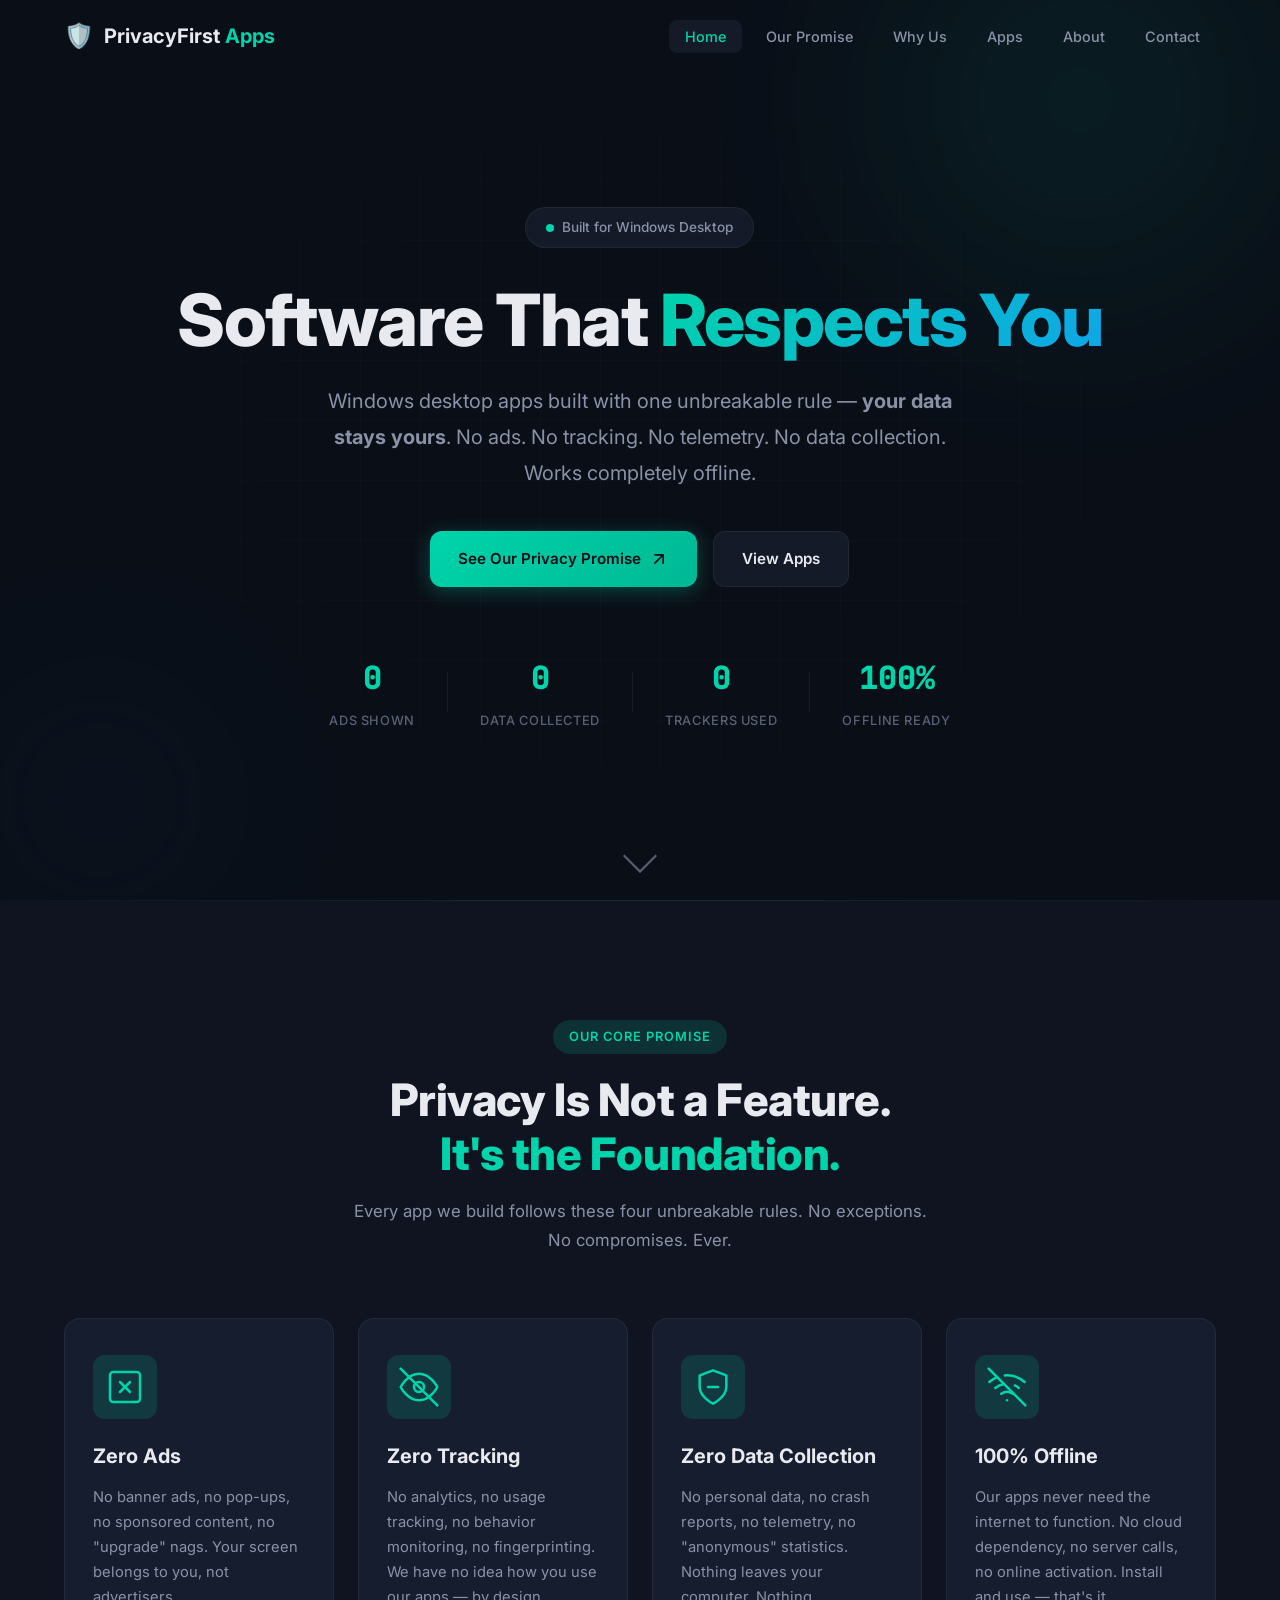
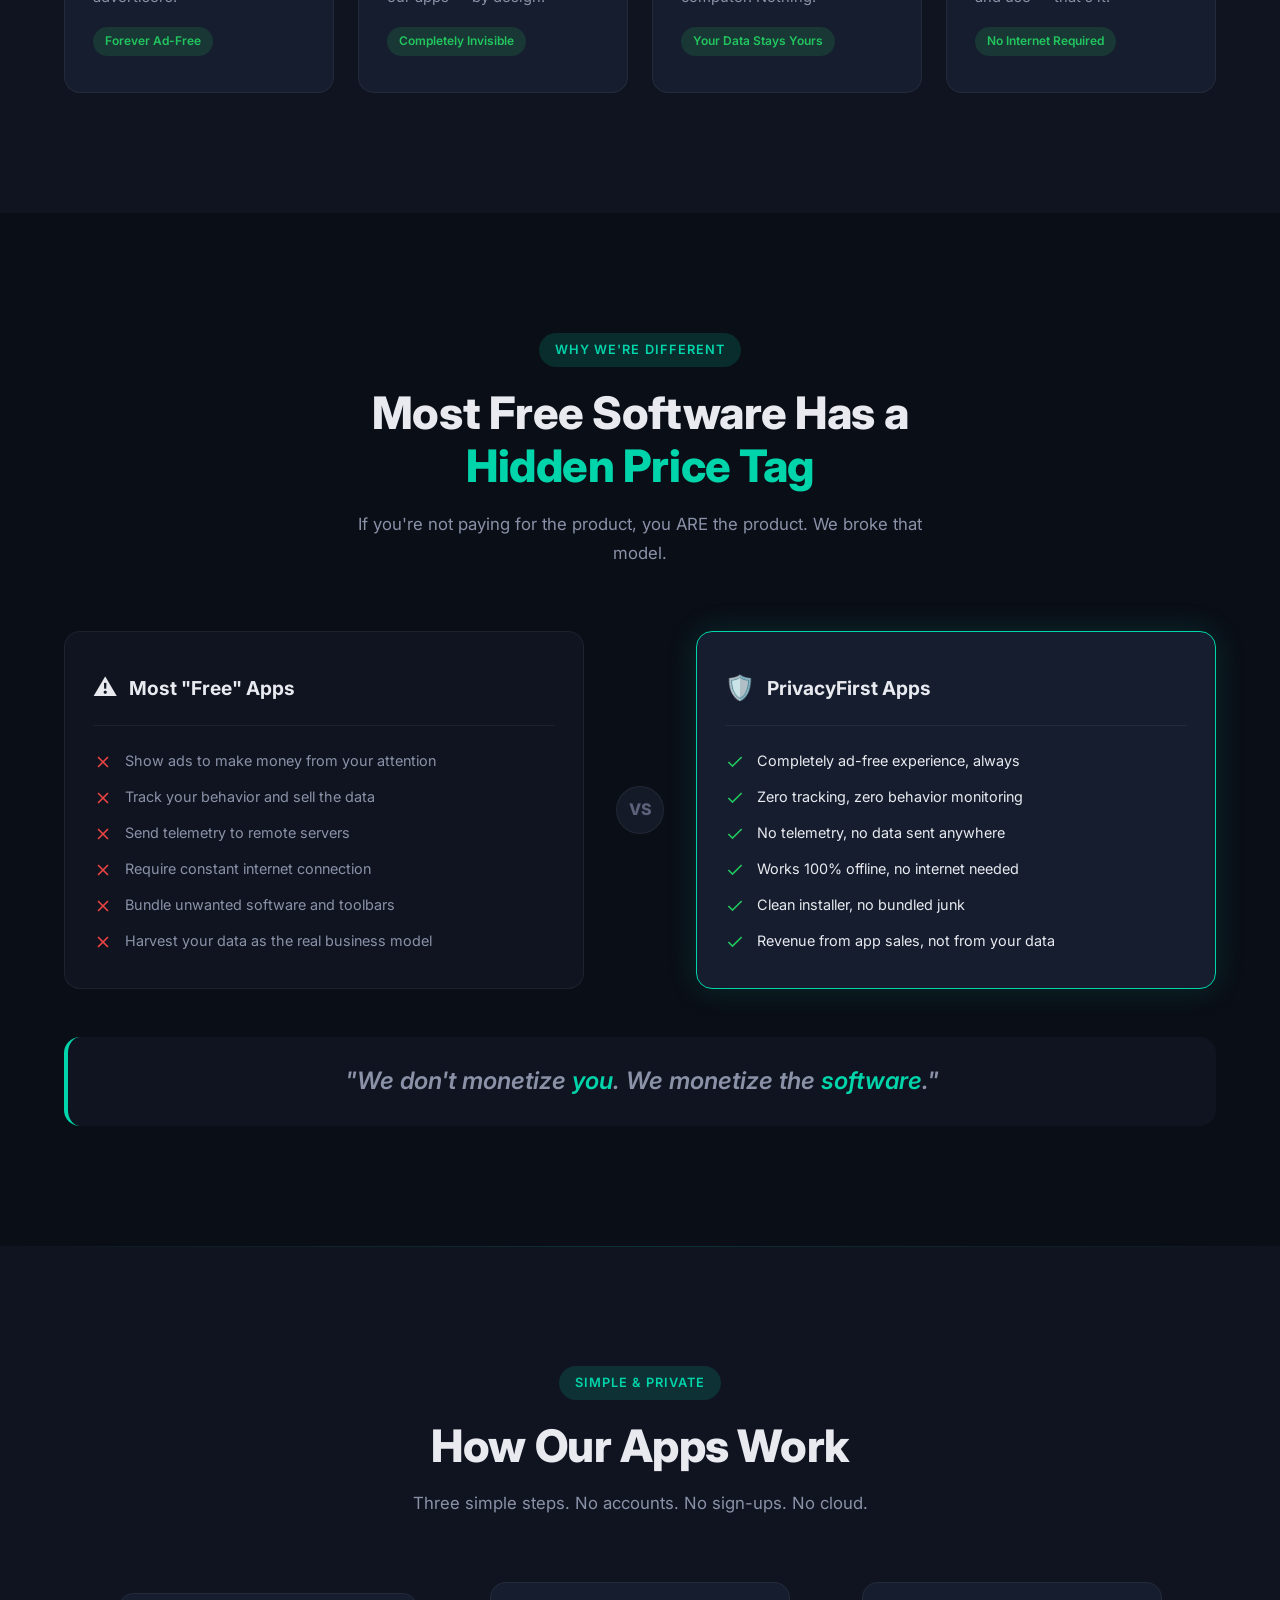
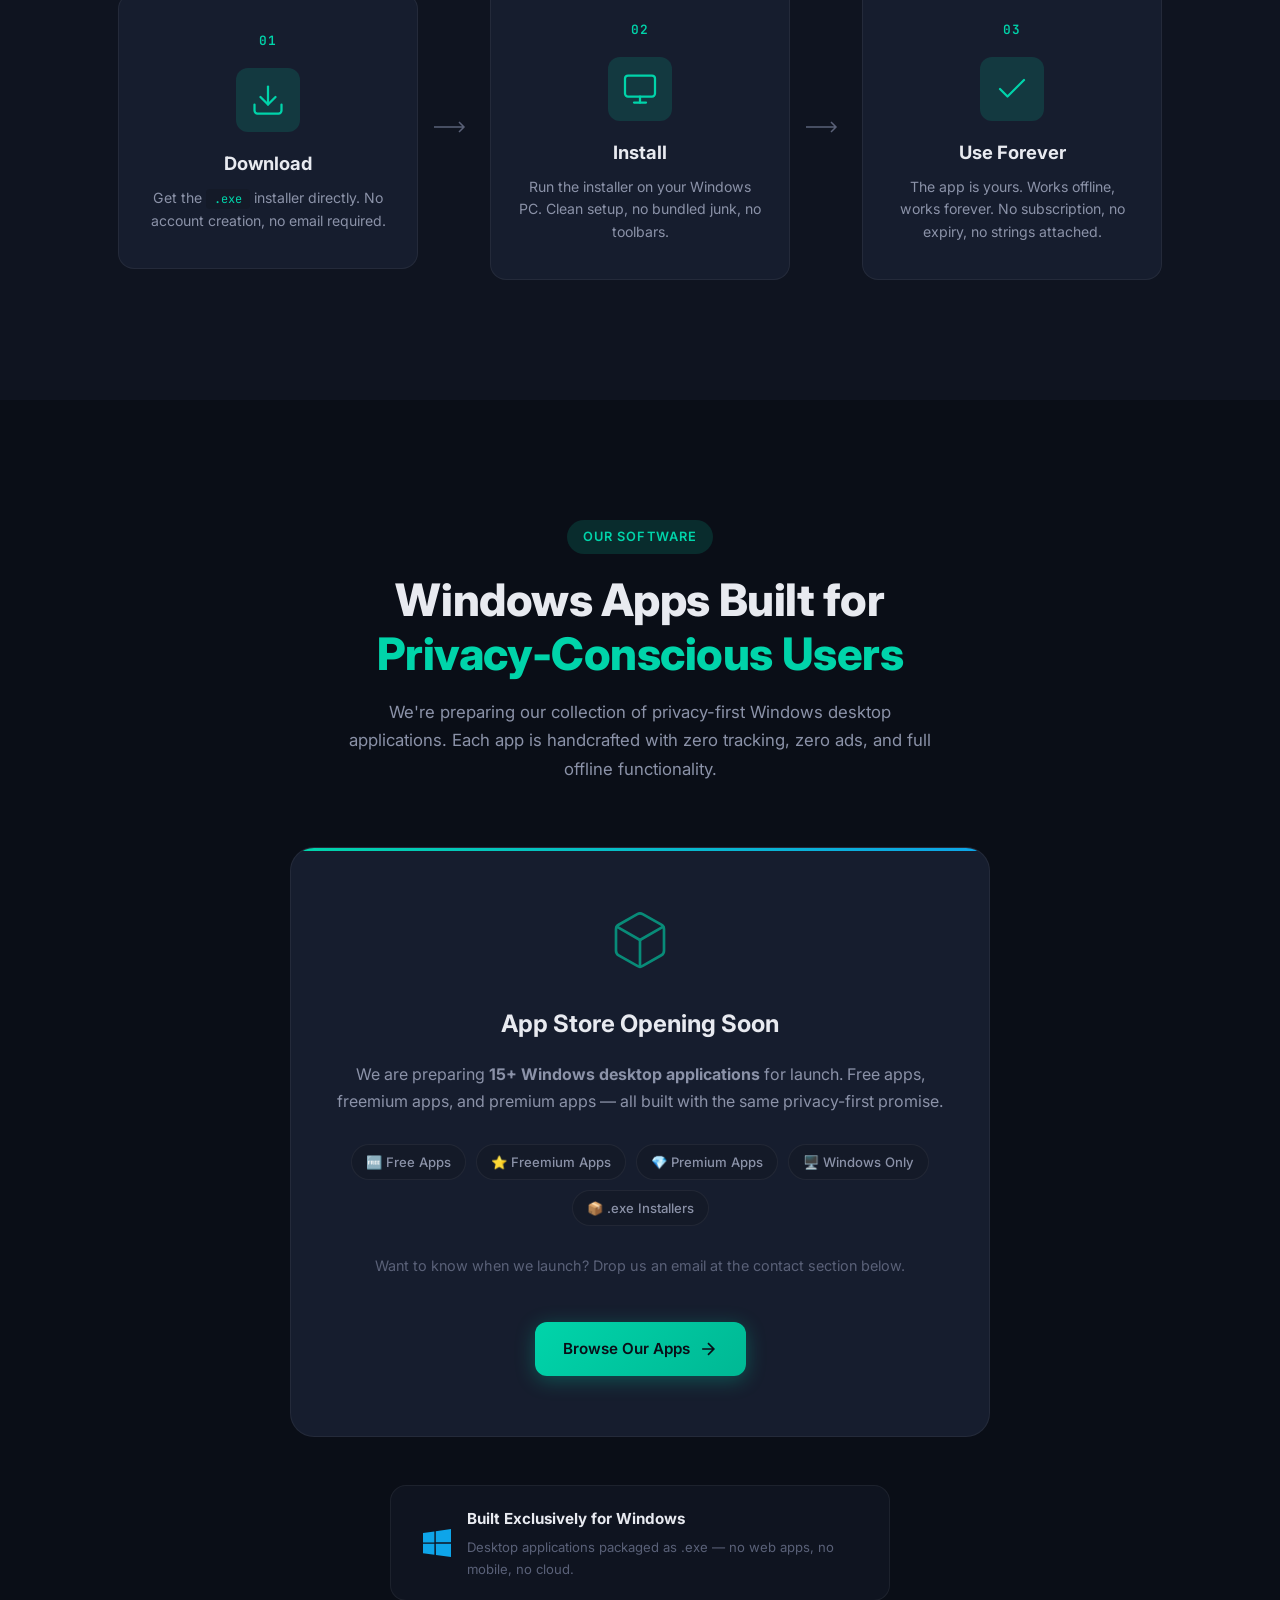
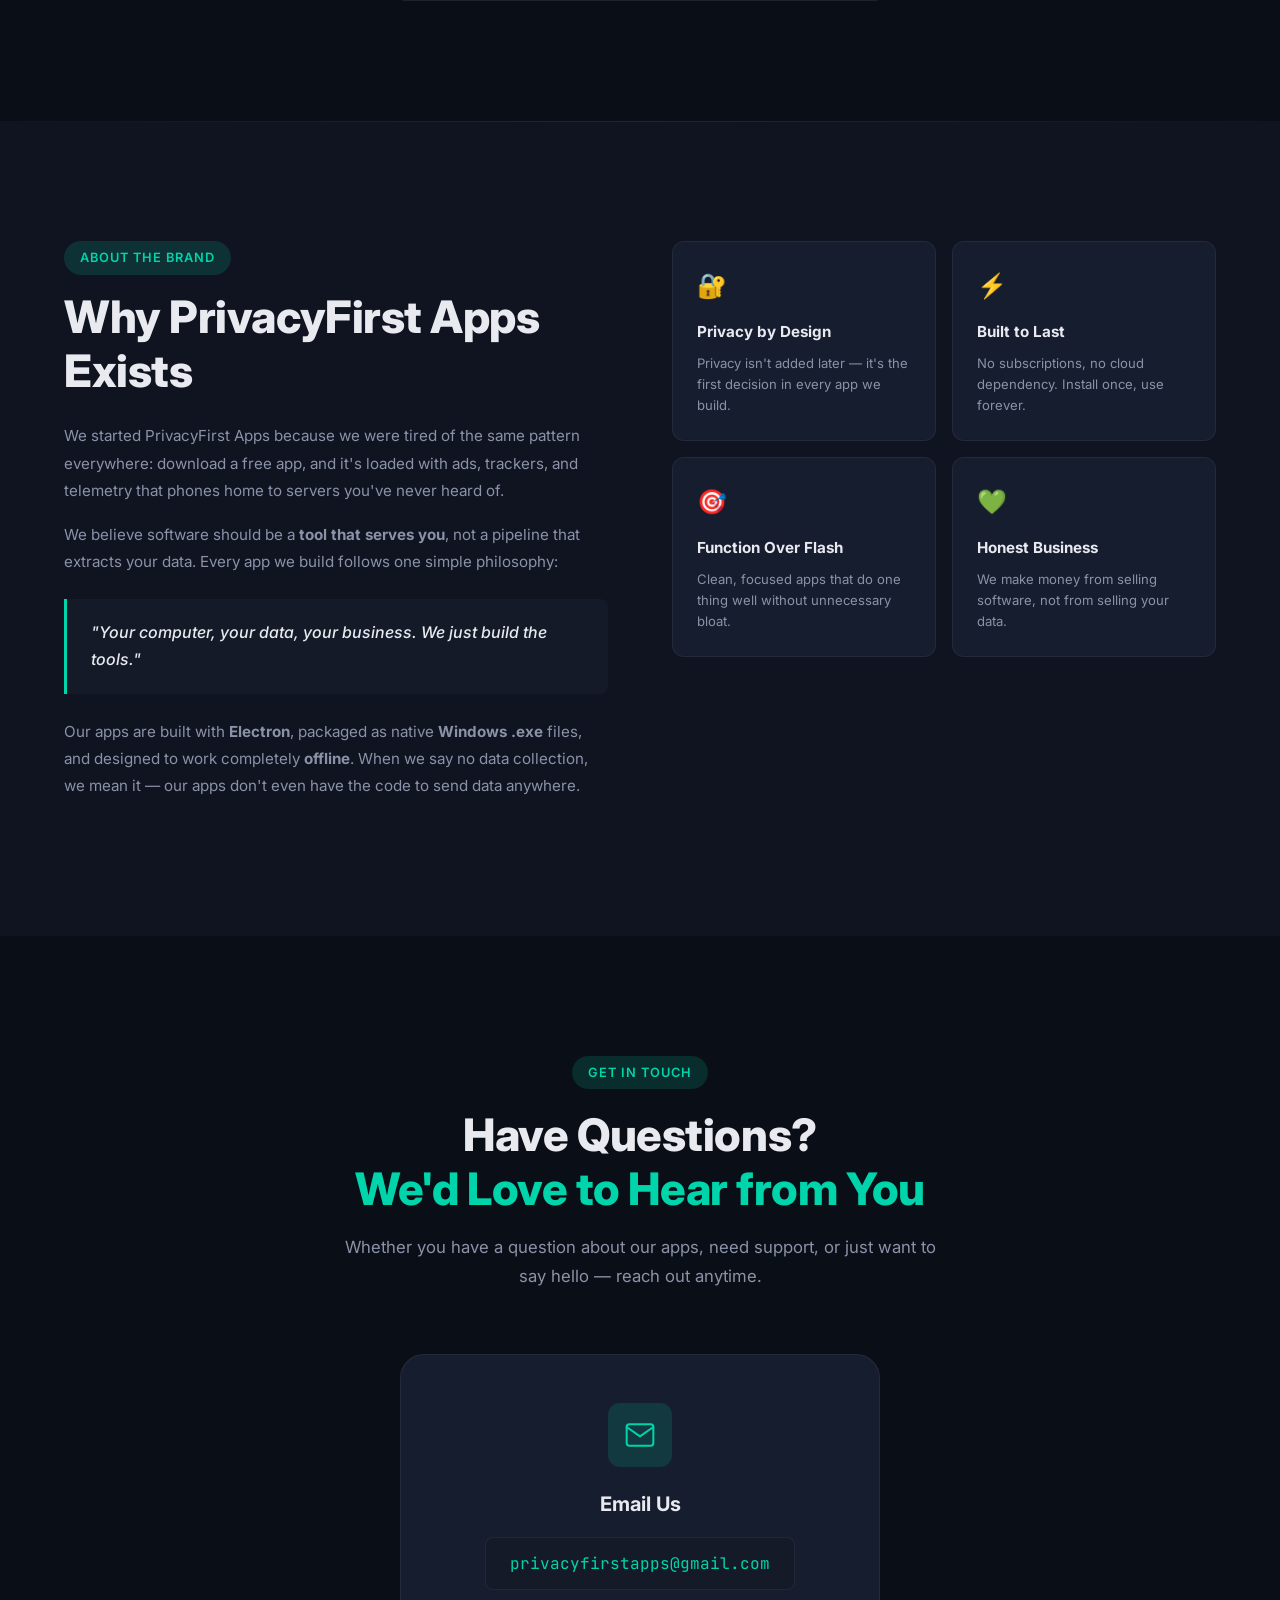
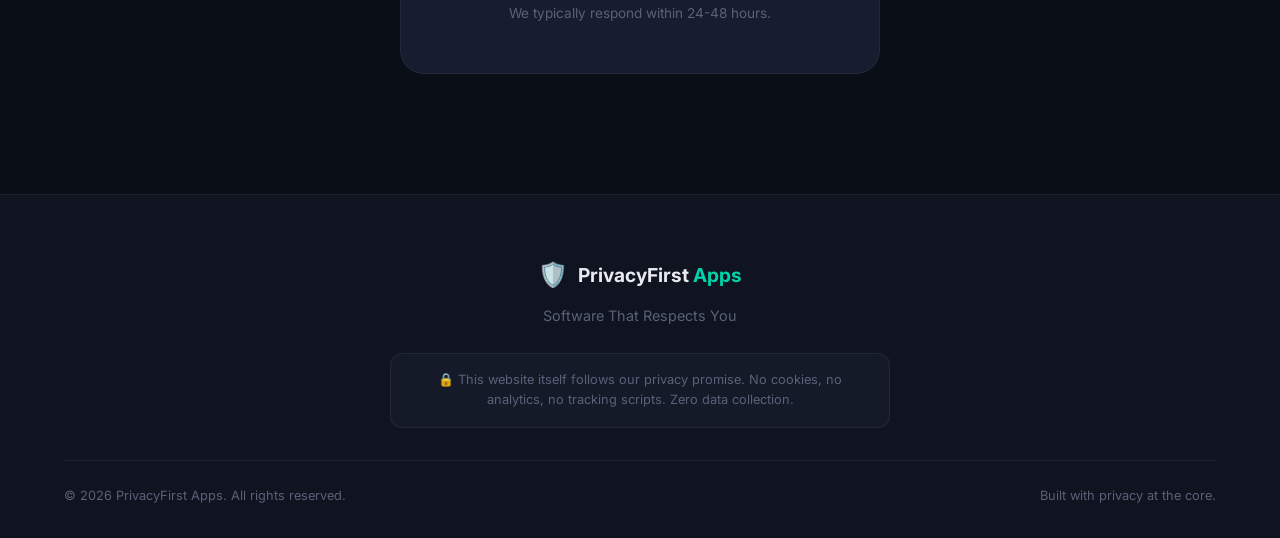
<file: index.html>
<!DOCTYPE html>
<html lang="en">
<head>
    <meta charset="UTF-8">
    <meta name="viewport" content="width=device-width, initial-scale=1.0">
    <meta name="description" content="PrivacyFirst Apps — Windows desktop software built with privacy at the core. No ads, no tracking, no telemetry, no data collection. Works completely offline.">
    <meta name="keywords" content="privacy apps, windows software, no tracking, no ads, offline apps, desktop applications, private software, secure apps">
    <meta name="author" content="PrivacyFirst Apps">
    <meta name="robots" content="index, follow">

    <!-- Open Graph tags for link sharing -->
    <meta property="og:title" content="PrivacyFirst Apps — Software That Respects You">
    <meta property="og:description" content="Windows desktop apps with zero ads, zero tracking, zero data collection. Your privacy is not for sale.">
    <meta property="og:type" content="website">
    <meta property="og:url" content="https://privacyfirst-apps.github.io/">
    <meta property="og:image" content="https://privacyfirst-apps.github.io//assets/images/og-image.png">

    <!-- Twitter Card -->
    <meta name="twitter:card" content="summary_large_image">
    <meta name="twitter:title" content="PrivacyFirst Apps — Software That Respects You">
    <meta name="twitter:description" content="Windows desktop apps with zero ads, zero tracking, zero data collection.">

    <title>PrivacyFirst Apps — Software That Respects You</title>

    <link rel="stylesheet" href="style.css">
    <link rel="icon" href="data:image/svg+xml,<svg xmlns='http://www.w3.org/2000/svg' viewBox='0 0 100 100'><text y='.9em' font-size='90'>🛡️</text></svg>">

    <!-- Google Fonts -->
    <link rel="preconnect" href="https://fonts.googleapis.com">
    <link rel="preconnect" href="https://fonts.gstatic.com" crossorigin>
    <link href="https://fonts.googleapis.com/css2?family=Inter:wght@300;400;500;600;700;800;900&family=JetBrains+Mono:wght@400;500&display=swap" rel="stylesheet">
</head>
<body>

    <!-- ===== NAVIGATION ===== -->
    <nav class="navbar" id="navbar">
        <div class="container nav-container">
            <a href="#" class="nav-brand">
                <span class="brand-icon">🛡️</span>
                <span class="brand-text">PrivacyFirst <span class="brand-accent">Apps</span></span>
            </a>
            <button class="nav-toggle" id="navToggle" aria-label="Toggle menu">
                <span class="hamburger"></span>
            </button>
            <ul class="nav-links" id="navLinks">
                <li><a href="#home" class="nav-link active">Home</a></li>
                <li><a href="#promise" class="nav-link">Our Promise</a></li>
                <li><a href="#why" class="nav-link">Why Us</a></li>
                <li><a href="apps.html" class="nav-link">Apps</a></li>
                <li><a href="#about" class="nav-link">About</a></li>
                <li><a href="#contact" class="nav-link">Contact</a></li>
            </ul>
        </div>
    </nav>

    <!-- ===== HERO SECTION ===== -->
    <section class="hero" id="home">
        <div class="hero-bg-effects">
            <div class="hero-glow hero-glow-1"></div>
            <div class="hero-glow hero-glow-2"></div>
            <div class="grid-overlay"></div>
        </div>
        <div class="container hero-container">
            <div class="hero-badge">
                <span class="badge-dot"></span>
                Built for Windows Desktop
            </div>
            <h1 class="hero-title">
                Software That
                <span class="hero-highlight">Respects You</span>
            </h1>
            <p class="hero-subtitle">
                Windows desktop apps built with one unbreakable rule —
                <strong>your data stays yours</strong>. No ads. No tracking.
                No telemetry. No data collection. Works completely offline.
            </p>
            <div class="hero-cta">
                <a href="#promise" class="btn btn-primary">
                    <span>See Our Privacy Promise</span>
                    <svg width="20" height="20" viewBox="0 0 24 24" fill="none" stroke="currentColor" stroke-width="2" stroke-linecap="round" stroke-linejoin="round"><path d="M7 17l9.2-9.2M17 17V7H7"/></svg>
                </a>
                <a href="apps.html" class="btn btn-secondary">
                    <span>View Apps</span>
                </a>
            </div>
            <div class="hero-stats">
                <div class="stat">
                    <span class="stat-number" data-target="0">0</span>
                    <span class="stat-label">Ads Shown</span>
                </div>
                <div class="stat-divider"></div>
                <div class="stat">
                    <span class="stat-number" data-target="0">0</span>
                    <span class="stat-label">Data Collected</span>
                </div>
                <div class="stat-divider"></div>
                <div class="stat">
                    <span class="stat-number" data-target="0">0</span>
                    <span class="stat-label">Trackers Used</span>
                </div>
                <div class="stat-divider"></div>
                <div class="stat">
                    <span class="stat-number">100%</span>
                    <span class="stat-label">Offline Ready</span>
                </div>
            </div>
        </div>
        <div class="scroll-indicator">
            <div class="scroll-arrow"></div>
        </div>
    </section>

    <!-- ===== PRIVACY PROMISE SECTION ===== -->
    <section class="promise-section" id="promise">
        <div class="container">
            <div class="section-header">
                <span class="section-tag">Our Core Promise</span>
                <h2 class="section-title">Privacy Is Not a Feature.<br><span class="highlight">It's the Foundation.</span></h2>
                <p class="section-subtitle">Every app we build follows these four unbreakable rules. No exceptions. No compromises. Ever.</p>
            </div>
            <div class="promise-grid">
                <div class="promise-card" data-aos="fade-up">
                    <div class="promise-icon">
                        <svg width="40" height="40" viewBox="0 0 24 24" fill="none" stroke="currentColor" stroke-width="1.5" stroke-linecap="round" stroke-linejoin="round">
                            <rect x="3" y="3" width="18" height="18" rx="2" ry="2"/>
                            <line x1="9" y1="9" x2="15" y2="15"/>
                            <line x1="15" y1="9" x2="9" y2="15"/>
                        </svg>
                    </div>
                    <h3 class="promise-title">Zero Ads</h3>
                    <p class="promise-desc">No banner ads, no pop-ups, no sponsored content, no "upgrade" nags. Your screen belongs to you, not advertisers.</p>
                    <div class="promise-badge">Forever Ad-Free</div>
                </div>
                <div class="promise-card" data-aos="fade-up" data-aos-delay="100">
                    <div class="promise-icon">
                        <svg width="40" height="40" viewBox="0 0 24 24" fill="none" stroke="currentColor" stroke-width="1.5" stroke-linecap="round" stroke-linejoin="round">
                            <path d="M1 12s4-8 11-8 11 8 11 8-4 8-11 8-11-8-11-8z"/>
                            <circle cx="12" cy="12" r="3"/>
                            <line x1="1" y1="1" x2="23" y2="23"/>
                        </svg>
                    </div>
                    <h3 class="promise-title">Zero Tracking</h3>
                    <p class="promise-desc">No analytics, no usage tracking, no behavior monitoring, no fingerprinting. We have no idea how you use our apps — by design.</p>
                    <div class="promise-badge">Completely Invisible</div>
                </div>
                <div class="promise-card" data-aos="fade-up" data-aos-delay="200">
                    <div class="promise-icon">
                        <svg width="40" height="40" viewBox="0 0 24 24" fill="none" stroke="currentColor" stroke-width="1.5" stroke-linecap="round" stroke-linejoin="round">
                            <path d="M12 22s8-4 8-10V5l-8-3-8 3v7c0 6 8 10 8 10z"/>
                            <line x1="9" y1="12" x2="15" y2="12"/>
                        </svg>
                    </div>
                    <h3 class="promise-title">Zero Data Collection</h3>
                    <p class="promise-desc">No personal data, no crash reports, no telemetry, no "anonymous" statistics. Nothing leaves your computer. Nothing.</p>
                    <div class="promise-badge">Your Data Stays Yours</div>
                </div>
                <div class="promise-card" data-aos="fade-up" data-aos-delay="300">
                    <div class="promise-icon">
                        <svg width="40" height="40" viewBox="0 0 24 24" fill="none" stroke="currentColor" stroke-width="1.5" stroke-linecap="round" stroke-linejoin="round">
                            <line x1="1" y1="1" x2="23" y2="23"/>
                            <path d="M16.72 11.06A10.94 10.94 0 0 1 19 12.55"/>
                            <path d="M5 12.55a10.94 10.94 0 0 1 5.17-2.39"/>
                            <path d="M10.71 5.05A16 16 0 0 1 22.56 9"/>
                            <path d="M1.42 9a15.91 15.91 0 0 1 4.7-2.88"/>
                            <path d="M8.53 16.11a6 6 0 0 1 6.95 0"/>
                            <line x1="12" y1="20" x2="12.01" y2="20"/>
                        </svg>
                    </div>
                    <h3 class="promise-title">100% Offline</h3>
                    <p class="promise-desc">Our apps never need the internet to function. No cloud dependency, no server calls, no online activation. Install and use — that's it.</p>
                    <div class="promise-badge">No Internet Required</div>
                </div>
            </div>
        </div>
    </section>

    <!-- ===== WHY DIFFERENT SECTION ===== -->
    <section class="why-section" id="why">
        <div class="container">
            <div class="section-header">
                <span class="section-tag">Why We're Different</span>
                <h2 class="section-title">Most Free Software Has a<br><span class="highlight">Hidden Price Tag</span></h2>
                <p class="section-subtitle">If you're not paying for the product, you ARE the product. We broke that model.</p>
            </div>
            <div class="comparison-wrapper">
                <div class="comparison-card comparison-others">
                    <div class="comparison-header">
                        <span class="comparison-icon">⚠️</span>
                        <h3>Most "Free" Apps</h3>
                    </div>
                    <ul class="comparison-list">
                        <li class="comparison-item negative">
                            <svg width="20" height="20" viewBox="0 0 24 24" fill="none" stroke="currentColor" stroke-width="2"><line x1="18" y1="6" x2="6" y2="18"/><line x1="6" y1="6" x2="18" y2="18"/></svg>
                            Show ads to make money from your attention
                        </li>
                        <li class="comparison-item negative">
                            <svg width="20" height="20" viewBox="0 0 24 24" fill="none" stroke="currentColor" stroke-width="2"><line x1="18" y1="6" x2="6" y2="18"/><line x1="6" y1="6" x2="18" y2="18"/></svg>
                            Track your behavior and sell the data
                        </li>
                        <li class="comparison-item negative">
                            <svg width="20" height="20" viewBox="0 0 24 24" fill="none" stroke="currentColor" stroke-width="2"><line x1="18" y1="6" x2="6" y2="18"/><line x1="6" y1="6" x2="18" y2="18"/></svg>
                            Send telemetry to remote servers
                        </li>
                        <li class="comparison-item negative">
                            <svg width="20" height="20" viewBox="0 0 24 24" fill="none" stroke="currentColor" stroke-width="2"><line x1="18" y1="6" x2="6" y2="18"/><line x1="6" y1="6" x2="18" y2="18"/></svg>
                            Require constant internet connection
                        </li>
                        <li class="comparison-item negative">
                            <svg width="20" height="20" viewBox="0 0 24 24" fill="none" stroke="currentColor" stroke-width="2"><line x1="18" y1="6" x2="6" y2="18"/><line x1="6" y1="6" x2="18" y2="18"/></svg>
                            Bundle unwanted software and toolbars
                        </li>
                        <li class="comparison-item negative">
                            <svg width="20" height="20" viewBox="0 0 24 24" fill="none" stroke="currentColor" stroke-width="2"><line x1="18" y1="6" x2="6" y2="18"/><line x1="6" y1="6" x2="18" y2="18"/></svg>
                            Harvest your data as the real business model
                        </li>
                    </ul>
                </div>
                <div class="comparison-vs">VS</div>
                <div class="comparison-card comparison-us">
                    <div class="comparison-header">
                        <span class="comparison-icon">🛡️</span>
                        <h3>PrivacyFirst Apps</h3>
                    </div>
                    <ul class="comparison-list">
                        <li class="comparison-item positive">
                            <svg width="20" height="20" viewBox="0 0 24 24" fill="none" stroke="currentColor" stroke-width="2"><polyline points="20 6 9 17 4 12"/></svg>
                            Completely ad-free experience, always
                        </li>
                        <li class="comparison-item positive">
                            <svg width="20" height="20" viewBox="0 0 24 24" fill="none" stroke="currentColor" stroke-width="2"><polyline points="20 6 9 17 4 12"/></svg>
                            Zero tracking, zero behavior monitoring
                        </li>
                        <li class="comparison-item positive">
                            <svg width="20" height="20" viewBox="0 0 24 24" fill="none" stroke="currentColor" stroke-width="2"><polyline points="20 6 9 17 4 12"/></svg>
                            No telemetry, no data sent anywhere
                        </li>
                        <li class="comparison-item positive">
                            <svg width="20" height="20" viewBox="0 0 24 24" fill="none" stroke="currentColor" stroke-width="2"><polyline points="20 6 9 17 4 12"/></svg>
                            Works 100% offline, no internet needed
                        </li>
                        <li class="comparison-item positive">
                            <svg width="20" height="20" viewBox="0 0 24 24" fill="none" stroke="currentColor" stroke-width="2"><polyline points="20 6 9 17 4 12"/></svg>
                            Clean installer, no bundled junk
                        </li>
                        <li class="comparison-item positive">
                            <svg width="20" height="20" viewBox="0 0 24 24" fill="none" stroke="currentColor" stroke-width="2"><polyline points="20 6 9 17 4 12"/></svg>
                            Revenue from app sales, not from your data
                        </li>
                    </ul>
                </div>
            </div>
            <div class="why-bottom-quote">
                <blockquote>
                    "We don't monetize <em>you</em>. We monetize the <em>software</em>."
                </blockquote>
            </div>
        </div>
    </section>

    <!-- ===== HOW IT WORKS SECTION ===== -->
    <section class="how-section">
        <div class="container">
            <div class="section-header">
                <span class="section-tag">Simple & Private</span>
                <h2 class="section-title">How Our Apps Work</h2>
                <p class="section-subtitle">Three simple steps. No accounts. No sign-ups. No cloud.</p>
            </div>
            <div class="steps-grid">
                <div class="step-card">
                    <div class="step-number">01</div>
                    <div class="step-icon">
                        <svg width="36" height="36" viewBox="0 0 24 24" fill="none" stroke="currentColor" stroke-width="1.5" stroke-linecap="round" stroke-linejoin="round"><path d="M21 15v4a2 2 0 0 1-2 2H5a2 2 0 0 1-2-2v-4"/><polyline points="7 10 12 15 17 10"/><line x1="12" y1="15" x2="12" y2="3"/></svg>
                    </div>
                    <h3>Download</h3>
                    <p>Get the <code>.exe</code> installer directly. No account creation, no email required.</p>
                </div>
                <div class="step-connector">
                    <svg width="40" height="20" viewBox="0 0 40 20"><path d="M0 10 L30 10 M25 5 L30 10 L25 15" fill="none" stroke="currentColor" stroke-width="1.5"/></svg>
                </div>
                <div class="step-card">
                    <div class="step-number">02</div>
                    <div class="step-icon">
                        <svg width="36" height="36" viewBox="0 0 24 24" fill="none" stroke="currentColor" stroke-width="1.5" stroke-linecap="round" stroke-linejoin="round"><rect x="2" y="3" width="20" height="14" rx="2" ry="2"/><line x1="8" y1="21" x2="16" y2="21"/><line x1="12" y1="17" x2="12" y2="21"/></svg>
                    </div>
                    <h3>Install</h3>
                    <p>Run the installer on your Windows PC. Clean setup, no bundled junk, no toolbars.</p>
                </div>
                <div class="step-connector">
                    <svg width="40" height="20" viewBox="0 0 40 20"><path d="M0 10 L30 10 M25 5 L30 10 L25 15" fill="none" stroke="currentColor" stroke-width="1.5"/></svg>
                </div>
                <div class="step-card">
                    <div class="step-number">03</div>
                    <div class="step-icon">
                        <svg width="36" height="36" viewBox="0 0 24 24" fill="none" stroke="currentColor" stroke-width="1.5" stroke-linecap="round" stroke-linejoin="round"><polyline points="20 6 9 17 4 12"/></svg>
                    </div>
                    <h3>Use Forever</h3>
                    <p>The app is yours. Works offline, works forever. No subscription, no expiry, no strings attached.</p>
                </div>
            </div>
        </div>
    </section>

    <!-- ===== APPS SECTION ===== -->
    <section class="apps-section" id="apps">
        <div class="container">
            <div class="section-header">
                <span class="section-tag">Our Software</span>
                <h2 class="section-title">Windows Apps Built for<br><span class="highlight">Privacy-Conscious Users</span></h2>
                <p class="section-subtitle">We're preparing our collection of privacy-first Windows desktop applications. Each app is handcrafted with zero tracking, zero ads, and full offline functionality.</p>
            </div>
            <div class="apps-coming-soon">
                <div class="coming-soon-card">
                    <div class="coming-soon-icon">
                        <svg width="64" height="64" viewBox="0 0 24 24" fill="none" stroke="currentColor" stroke-width="1" stroke-linecap="round" stroke-linejoin="round">
                            <path d="M21 16V8a2 2 0 0 0-1-1.73l-7-4a2 2 0 0 0-2 0l-7 4A2 2 0 0 0 3 8v8a2 2 0 0 0 1 1.73l7 4a2 2 0 0 0 2 0l7-4A2 2 0 0 0 21 16z"/>
                            <polyline points="3.27 6.96 12 12.01 20.73 6.96"/>
                            <line x1="12" y1="22.08" x2="12" y2="12"/>
                        </svg>
                    </div>
                    <h3 class="coming-soon-title">App Store Opening Soon</h3>
                    <p class="coming-soon-text">We are preparing <strong>15+ Windows desktop applications</strong> for launch. Free apps, freemium apps, and premium apps — all built with the same privacy-first promise.</p>
                    <div class="coming-soon-features">
                        <span class="feature-chip">🆓 Free Apps</span>
                        <span class="feature-chip">⭐ Freemium Apps</span>
                        <span class="feature-chip">💎 Premium Apps</span>
                        <span class="feature-chip">🖥️ Windows Only</span>
                        <span class="feature-chip">📦 .exe Installers</span>
                    </div>
                    <div class="coming-soon-notify">
                        <p>Want to know when we launch? Drop us an email at the contact section below.</p>
<br>
<a href="apps.html" class="btn btn-primary" style="margin-top: 16px;">
    <span>Browse Our Apps</span>
    <svg width="20" height="20" viewBox="0 0 24 24" fill="none" stroke="currentColor" stroke-width="2"><path d="M5 12h14M12 5l7 7-7 7"/></svg>
</a>
                    </div>
                </div>
            </div>
            <div class="windows-badge-section">
                <div class="windows-badge">
                    <svg width="28" height="28" viewBox="0 0 24 24" fill="currentColor">
                        <path d="M0 3.449L9.75 2.1v9.451H0m10.949-9.602L24 0v11.4H10.949M0 12.6h9.75v9.451L0 20.699M10.949 12.6H24V24l-12.9-1.801"/>
                    </svg>
                    <div>
                        <strong>Built Exclusively for Windows</strong>
                        <span>Desktop applications packaged as .exe — no web apps, no mobile, no cloud.</span>
                    </div>
                </div>
            </div>
        </div>
    </section>

    <!-- ===== ABOUT SECTION ===== -->
    <section class="about-section" id="about">
        <div class="container">
            <div class="about-grid">
                <div class="about-content">
                    <span class="section-tag">About the Brand</span>
                    <h2 class="section-title">Why PrivacyFirst Apps Exists</h2>
                    <p>We started PrivacyFirst Apps because we were tired of the same pattern everywhere: download a free app, and it's loaded with ads, trackers, and telemetry that phones home to servers you've never heard of.</p>
                    <p>We believe software should be a <strong>tool that serves you</strong>, not a pipeline that extracts your data. Every app we build follows one simple philosophy:</p>
                    <blockquote class="about-quote">
                        "Your computer, your data, your business. We just build the tools."
                    </blockquote>
                    <p>Our apps are built with <strong>Electron</strong>, packaged as native <strong>Windows .exe</strong> files, and designed to work completely <strong>offline</strong>. When we say no data collection, we mean it — our apps don't even have the code to send data anywhere.</p>
                </div>
                <div class="about-values">
                    <div class="value-card">
                        <div class="value-icon">🔐</div>
                        <h4>Privacy by Design</h4>
                        <p>Privacy isn't added later — it's the first decision in every app we build.</p>
                    </div>
                    <div class="value-card">
                        <div class="value-icon">⚡</div>
                        <h4>Built to Last</h4>
                        <p>No subscriptions, no cloud dependency. Install once, use forever.</p>
                    </div>
                    <div class="value-card">
                        <div class="value-icon">🎯</div>
                        <h4>Function Over Flash</h4>
                        <p>Clean, focused apps that do one thing well without unnecessary bloat.</p>
                    </div>
                    <div class="value-card">
                        <div class="value-icon">💚</div>
                        <h4>Honest Business</h4>
                        <p>We make money from selling software, not from selling your data.</p>
                    </div>
                </div>
            </div>
        </div>
    </section>

    <!-- ===== CONTACT SECTION ===== -->
    <section class="contact-section" id="contact">
        <div class="container">
            <div class="section-header">
                <span class="section-tag">Get in Touch</span>
                <h2 class="section-title">Have Questions?<br><span class="highlight">We'd Love to Hear from You</span></h2>
                <p class="section-subtitle">Whether you have a question about our apps, need support, or just want to say hello — reach out anytime.</p>
            </div>
            <div class="contact-card">
                <div class="contact-method">
                    <div class="contact-icon">
                        <svg width="32" height="32" viewBox="0 0 24 24" fill="none" stroke="currentColor" stroke-width="1.5" stroke-linecap="round" stroke-linejoin="round">
                            <path d="M4 4h16c1.1 0 2 .9 2 2v12c0 1.1-.9 2-2 2H4c-1.1 0-2-.9-2-2V6c0-1.1.9-2 2-2z"/>
                            <polyline points="22,6 12,13 2,6"/>
                        </svg>
                    </div>
                    <h3>Email Us</h3>
                    <a href="mailto:privacyfirstapps@gmail.com" class="contact-email">privacyfirstapps@gmail.com</a>
                    <p>We typically respond within 24-48 hours.</p>
                </div>
            </div>
        </div>
    </section>

    <!-- ===== FOOTER ===== -->
    <footer class="footer">
        <div class="container">
            <div class="footer-content">
                <div class="footer-brand">
                    <span class="brand-icon">🛡️</span>
                    <span class="brand-text">PrivacyFirst <span class="brand-accent">Apps</span></span>
                </div>
                <p class="footer-tagline">Software That Respects You</p>
                <div class="footer-privacy-note">
                    <p>🔒 This website itself follows our privacy promise. No cookies, no analytics, no tracking scripts. Zero data collection.</p>
                </div>
            </div>
            <div class="footer-bottom">
                <p>&copy; 2026 PrivacyFirst Apps. All rights reserved.</p>
                <p>Built with privacy at the core.</p>
            </div>
        </div>
    </footer>

    <script src="script.js"></script>
</body>
</html>
</file>
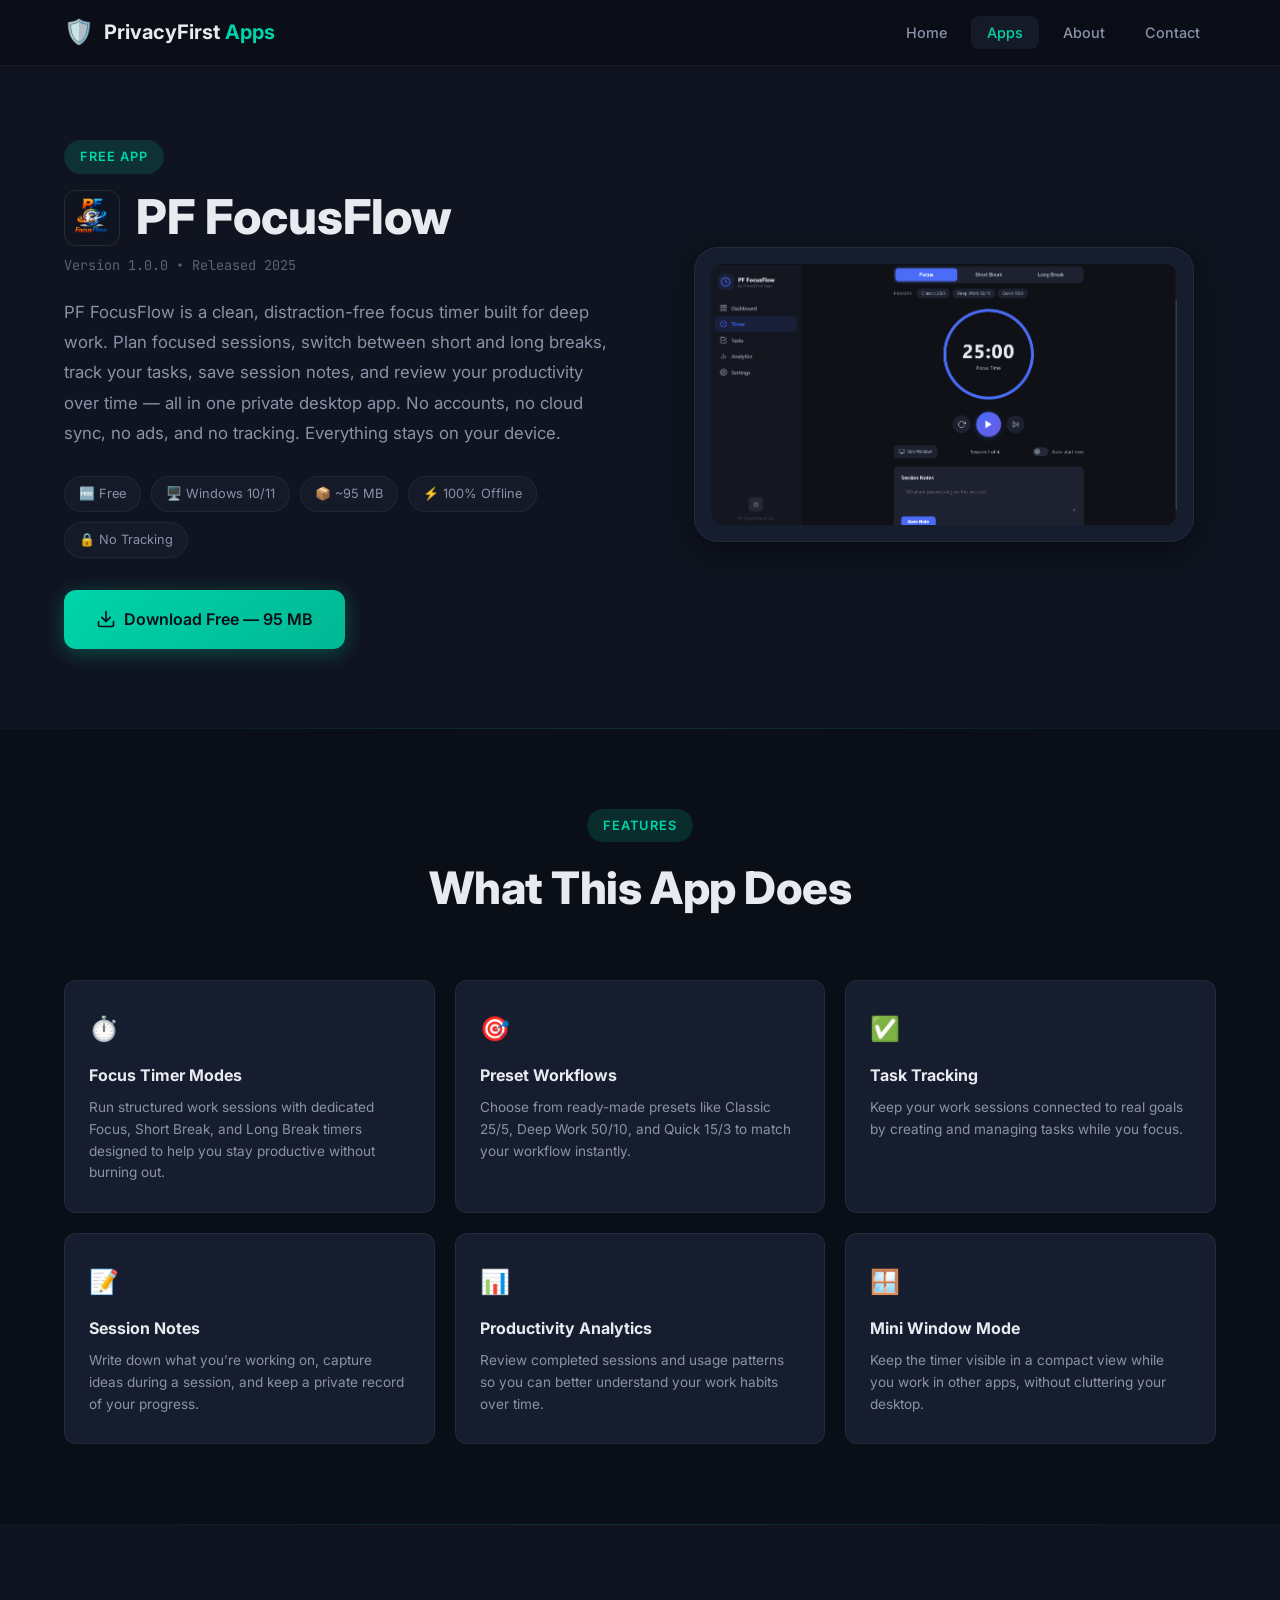
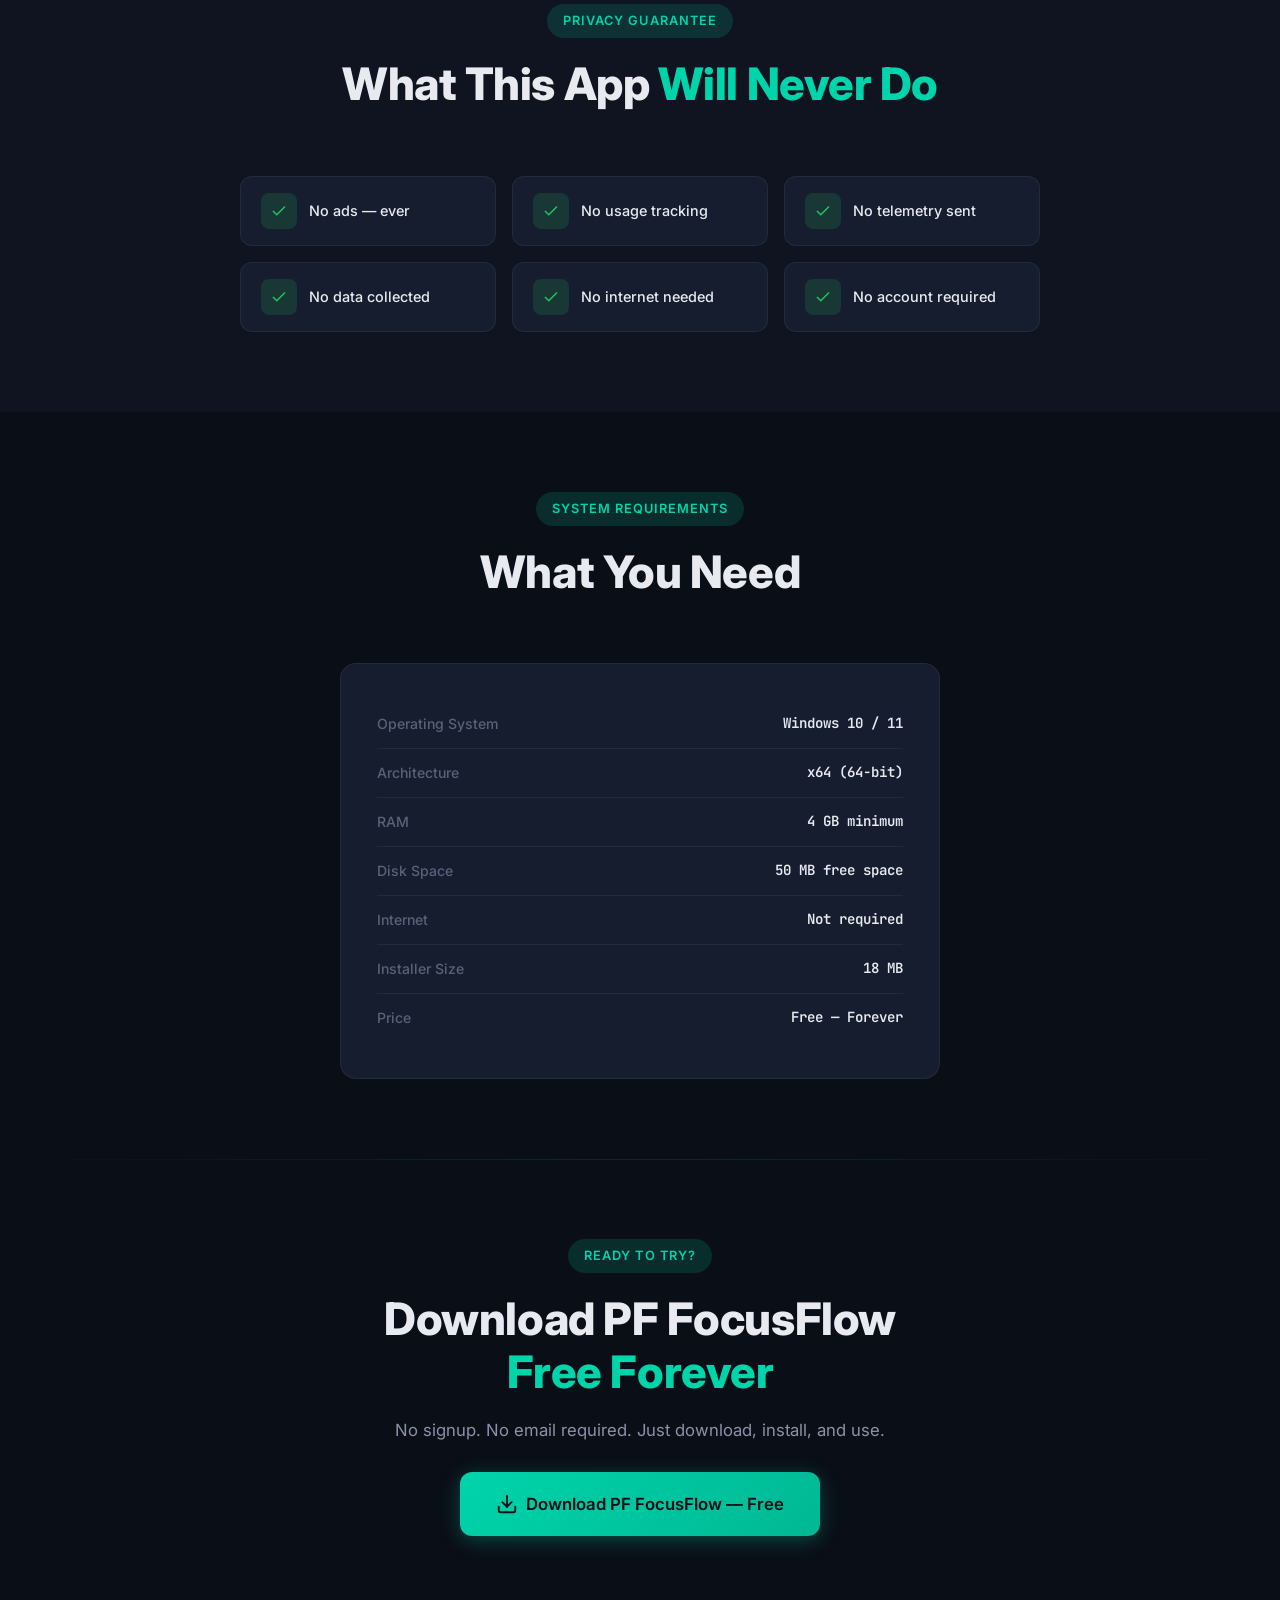
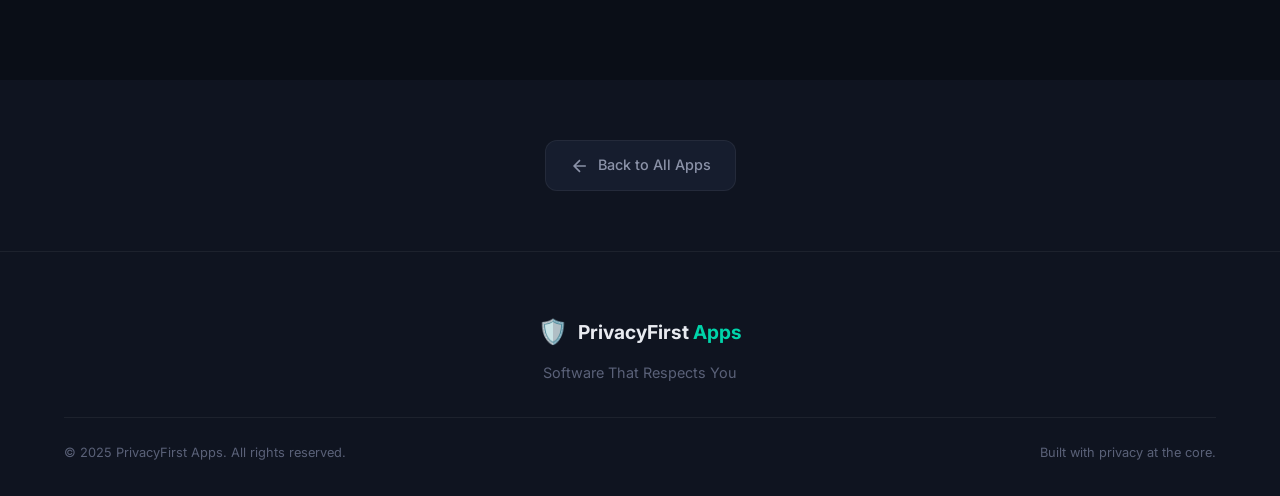
<file: apps/pf-focusflow.html>
<!DOCTYPE html>
<html lang="en">
<head>
    <meta charset="UTF-8">
    <meta name="viewport" content="width=device-width, initial-scale=1.0">
    <meta name="description" content="A clean offline focus timer with task tracking, session notes, and productivity analytics. No ads, no tracking, works offline.">
    <title>PF FocusFlow — PrivacyFirst Apps</title>

    <link rel="stylesheet" href="../style.css">
    <link rel="stylesheet" href="../app-styles.css">
    <link rel="icon" href="data:image/svg+xml,<svg xmlns='http://www.w3.org/2000/svg' viewBox='0 0 100 100'><text y='.9em' font-size='90'>🛡️</text></svg>">

    <link rel="preconnect" href="https://fonts.googleapis.com">
    <link rel="preconnect" href="https://fonts.gstatic.com" crossorigin>
    <link href="https://fonts.googleapis.com/css2?family=Inter:wght@300;400;500;600;700;800;900&family=JetBrains+Mono:wght@400;500&display=swap" rel="stylesheet">
</head>
<body>

    <!-- NAVIGATION -->
    <nav class="navbar scrolled" id="navbar">
        <div class="container nav-container">
            <a href="../index.html" class="nav-brand">
                <span class="brand-icon">🛡️</span>
                <span class="brand-text">PrivacyFirst <span class="brand-accent">Apps</span></span>
            </a>
            <button class="nav-toggle" id="navToggle" aria-label="Toggle menu">
                <span class="hamburger"></span>
            </button>
            <ul class="nav-links" id="navLinks">
                <li><a href="../index.html" class="nav-link">Home</a></li>
                <li><a href="../apps.html" class="nav-link active">Apps</a></li>
                <li><a href="../index.html#about" class="nav-link">About</a></li>
                <li><a href="../index.html#contact" class="nav-link">Contact</a></li>
            </ul>
        </div>
    </nav>

    <!-- APP HERO -->
    <section class="app-hero">
        <div class="container">
            <div class="app-hero-grid">
                <div class="app-hero-info">
                    <span class="section-tag">Free App</span>
                    <div style="display: flex; align-items: center; gap: 16px; margin-bottom: 8px;">
                        <img src="../assets/images/pf-focusflow-icon.png" 
                             alt="PF FocusFlow Icon" 
                             style="width: 56px; height: 56px; border-radius: 12px; border: 1px solid rgba(255,255,255,0.1);">
                        <h1 class="app-title" style="margin: 0;">PF FocusFlow</h1>
                    </div>
                    <p class="app-version">Version 1.0.0 • Released 2025</p>
                    <p class="app-description">
                        PF FocusFlow is a clean, distraction-free focus timer built for deep work. Plan focused sessions, switch between short and long breaks, track your tasks, save session notes, and review your productivity over time — all in one private desktop app. No accounts, no cloud sync, no ads, and no tracking. Everything stays on your device.
                    </p>
                    <div class="app-meta-badges">
                        <span class="app-meta-badge">🆓 Free</span>
                        <span class="app-meta-badge">🖥️ Windows 10/11</span>
                        <span class="app-meta-badge">📦 ~95 MB</span>
                        <span class="app-meta-badge">⚡ 100% Offline</span>
                        <span class="app-meta-badge">🔒 No Tracking</span>
                    </div>
                    <div class="app-cta-buttons">
                        <a href="https://github.com/privacyfirst-apps/privacyfirst-apps.github.io/releases/download/focusflow-v.1.0.0/PF.FocusFlow.Setup.1.0.0.exe" class="btn btn-download" download>
                            <svg width="20" height="20" viewBox="0 0 24 24" fill="none" stroke="currentColor" stroke-width="2" stroke-linecap="round" stroke-linejoin="round"><path d="M21 15v4a2 2 0 0 1-2 2H5a2 2 0 0 1-2-2v-4"/><polyline points="7 10 12 15 17 10"/><line x1="12" y1="15" x2="12" y2="3"/></svg>
                            <span>Download Free — 95 MB</span>
                        </a>
                    </div>
                </div>
                <div class="app-hero-visual">
                    <div class="app-screenshot-wrapper">
                        <img src="../assets/images/pf-focusflow-screenshot.png" 
                             alt="PF FocusFlow Screenshot"
                             style="width: 100%; border-radius: 12px;">
                    </div>
                </div>
            </div>
        </div>
    </section>

    <!-- FEATURES -->
    <section class="app-features-section">
        <div class="container">
            <div class="section-header">
                <span class="section-tag">Features</span>
                <h2 class="section-title">What This App Does</h2>
            </div>
            <div class="features-grid">
                <div class="feature-card visible">
                    <div class="feature-card-icon">⏱️</div>
                    <h4>Focus Timer Modes</h4>
                    <p>Run structured work sessions with dedicated Focus, Short Break, and Long Break timers designed to help you stay productive without burning out.</p>
                </div>
                <div class="feature-card visible">
                    <div class="feature-card-icon">🎯</div>
                    <h4>Preset Workflows</h4>
                    <p>Choose from ready-made presets like Classic 25/5, Deep Work 50/10, and Quick 15/3 to match your workflow instantly.</p>
                </div>
                <div class="feature-card visible">
                    <div class="feature-card-icon">✅</div>
                    <h4>Task Tracking</h4>
                    <p>Keep your work sessions connected to real goals by creating and managing tasks while you focus.</p>
                </div>
                <div class="feature-card visible">
                    <div class="feature-card-icon">📝</div>
                    <h4>Session Notes</h4>
                    <p>Write down what you’re working on, capture ideas during a session, and keep a private record of your progress.</p>
                </div>
                <div class="feature-card visible">
                    <div class="feature-card-icon">📊</div>
                    <h4>Productivity Analytics</h4>
                    <p>Review completed sessions and usage patterns so you can better understand your work habits over time.</p>
                </div>
                <div class="feature-card visible">
                    <div class="feature-card-icon">🪟</div>
                    <h4>Mini Window Mode</h4>
                    <p>Keep the timer visible in a compact view while you work in other apps, without cluttering your desktop.</p>
                </div>
            </div>
        </div>
    </section>

    <!-- PRIVACY GUARANTEE -->
    <section class="app-privacy-section">
        <div class="container">
            <div class="section-header">
                <span class="section-tag">Privacy Guarantee</span>
                <h2 class="section-title">What This App <span class="highlight">Will Never Do</span></h2>
            </div>
            <div class="privacy-grid">
                <div class="privacy-item visible">
                    <div class="privacy-item-icon">
                        <svg width="18" height="18" viewBox="0 0 24 24" fill="none" stroke="currentColor" stroke-width="2"><polyline points="20 6 9 17 4 12"/></svg>
                    </div>
                    No ads — ever
                </div>
                <div class="privacy-item visible">
                    <div class="privacy-item-icon">
                        <svg width="18" height="18" viewBox="0 0 24 24" fill="none" stroke="currentColor" stroke-width="2"><polyline points="20 6 9 17 4 12"/></svg>
                    </div>
                    No usage tracking
                </div>
                <div class="privacy-item visible">
                    <div class="privacy-item-icon">
                        <svg width="18" height="18" viewBox="0 0 24 24" fill="none" stroke="currentColor" stroke-width="2"><polyline points="20 6 9 17 4 12"/></svg>
                    </div>
                    No telemetry sent
                </div>
                <div class="privacy-item visible">
                    <div class="privacy-item-icon">
                        <svg width="18" height="18" viewBox="0 0 24 24" fill="none" stroke="currentColor" stroke-width="2"><polyline points="20 6 9 17 4 12"/></svg>
                    </div>
                    No data collected
                </div>
                <div class="privacy-item visible">
                    <div class="privacy-item-icon">
                        <svg width="18" height="18" viewBox="0 0 24 24" fill="none" stroke="currentColor" stroke-width="2"><polyline points="20 6 9 17 4 12"/></svg>
                    </div>
                    No internet needed
                </div>
                <div class="privacy-item visible">
                    <div class="privacy-item-icon">
                        <svg width="18" height="18" viewBox="0 0 24 24" fill="none" stroke="currentColor" stroke-width="2"><polyline points="20 6 9 17 4 12"/></svg>
                    </div>
                    No account required
                </div>
            </div>
        </div>
    </section>

    <!-- SYSTEM REQUIREMENTS -->
    <section class="app-requirements-section">
        <div class="container">
            <div class="section-header">
                <span class="section-tag">System Requirements</span>
                <h2 class="section-title">What You Need</h2>
            </div>
            <div class="requirements-card visible">
                <div class="requirement-row">
                    <span class="requirement-label">Operating System</span>
                    <span class="requirement-value">Windows 10 / 11</span>
                </div>
                <div class="requirement-row">
                    <span class="requirement-label">Architecture</span>
                    <span class="requirement-value">x64 (64-bit)</span>
                </div>
                <div class="requirement-row">
                    <span class="requirement-label">RAM</span>
                    <span class="requirement-value">4 GB minimum</span>
                </div>
                <div class="requirement-row">
                    <span class="requirement-label">Disk Space</span>
                    <span class="requirement-value">50 MB free space</span>
                </div>
                <div class="requirement-row">
                    <span class="requirement-label">Internet</span>
                    <span class="requirement-value">Not required</span>
                </div>
                <div class="requirement-row">
                    <span class="requirement-label">Installer Size</span>
                    <span class="requirement-value">18 MB</span>
                </div>
                <div class="requirement-row">
                    <span class="requirement-label">Price</span>
                    <span class="requirement-value">Free — Forever</span>
                </div>
            </div>
        </div>
    </section>

    <!-- DOWNLOAD CTA -->
    <section class="app-privacy-section" style="background: var(--bg-primary);">
        <div class="container">
            <div class="section-header">
                <span class="section-tag">Ready to Try?</span>
                <h2 class="section-title">Download PF FocusFlow<br><span class="highlight">Free Forever</span></h2>
                <p class="section-subtitle">No signup. No email required. Just download, install, and use.</p>
                <br>
                <a href="../downloads/pf-focusflow-setup.exe" class="btn btn-download" download style="font-size: 1.05rem; padding: 18px 36px;">
                    <svg width="22" height="22" viewBox="0 0 24 24" fill="none" stroke="currentColor" stroke-width="2" stroke-linecap="round" stroke-linejoin="round"><path d="M21 15v4a2 2 0 0 1-2 2H5a2 2 0 0 1-2-2v-4"/><polyline points="7 10 12 15 17 10"/><line x1="12" y1="15" x2="12" y2="3"/></svg>
                    <span>Download PF FocusFlow — Free</span>
                </a>
            </div>
        </div>
    </section>

    <!-- BACK TO STORE -->
    <section class="back-to-store">
        <div class="container">
            <a href="../apps.html" class="back-link">
                <svg width="20" height="20" viewBox="0 0 24 24" fill="none" stroke="currentColor" stroke-width="2"><path d="M19 12H5M12 19l-7-7 7-7"/></svg>
                Back to All Apps
            </a>
        </div>
    </section>

    <!-- FOOTER -->
    <footer class="footer">
        <div class="container">
            <div class="footer-content">
                <div class="footer-brand">
                    <span class="brand-icon">🛡️</span>
                    <span class="brand-text">PrivacyFirst <span class="brand-accent">Apps</span></span>
                </div>
                <p class="footer-tagline">Software That Respects You</p>
            </div>
            <div class="footer-bottom">
                <p>&copy; 2025 PrivacyFirst Apps. All rights reserved.</p>
                <p>Built with privacy at the core.</p>
            </div>
        </div>
    </footer>

    <script src="../app-store.js"></script>
</body>
</html>
</file>
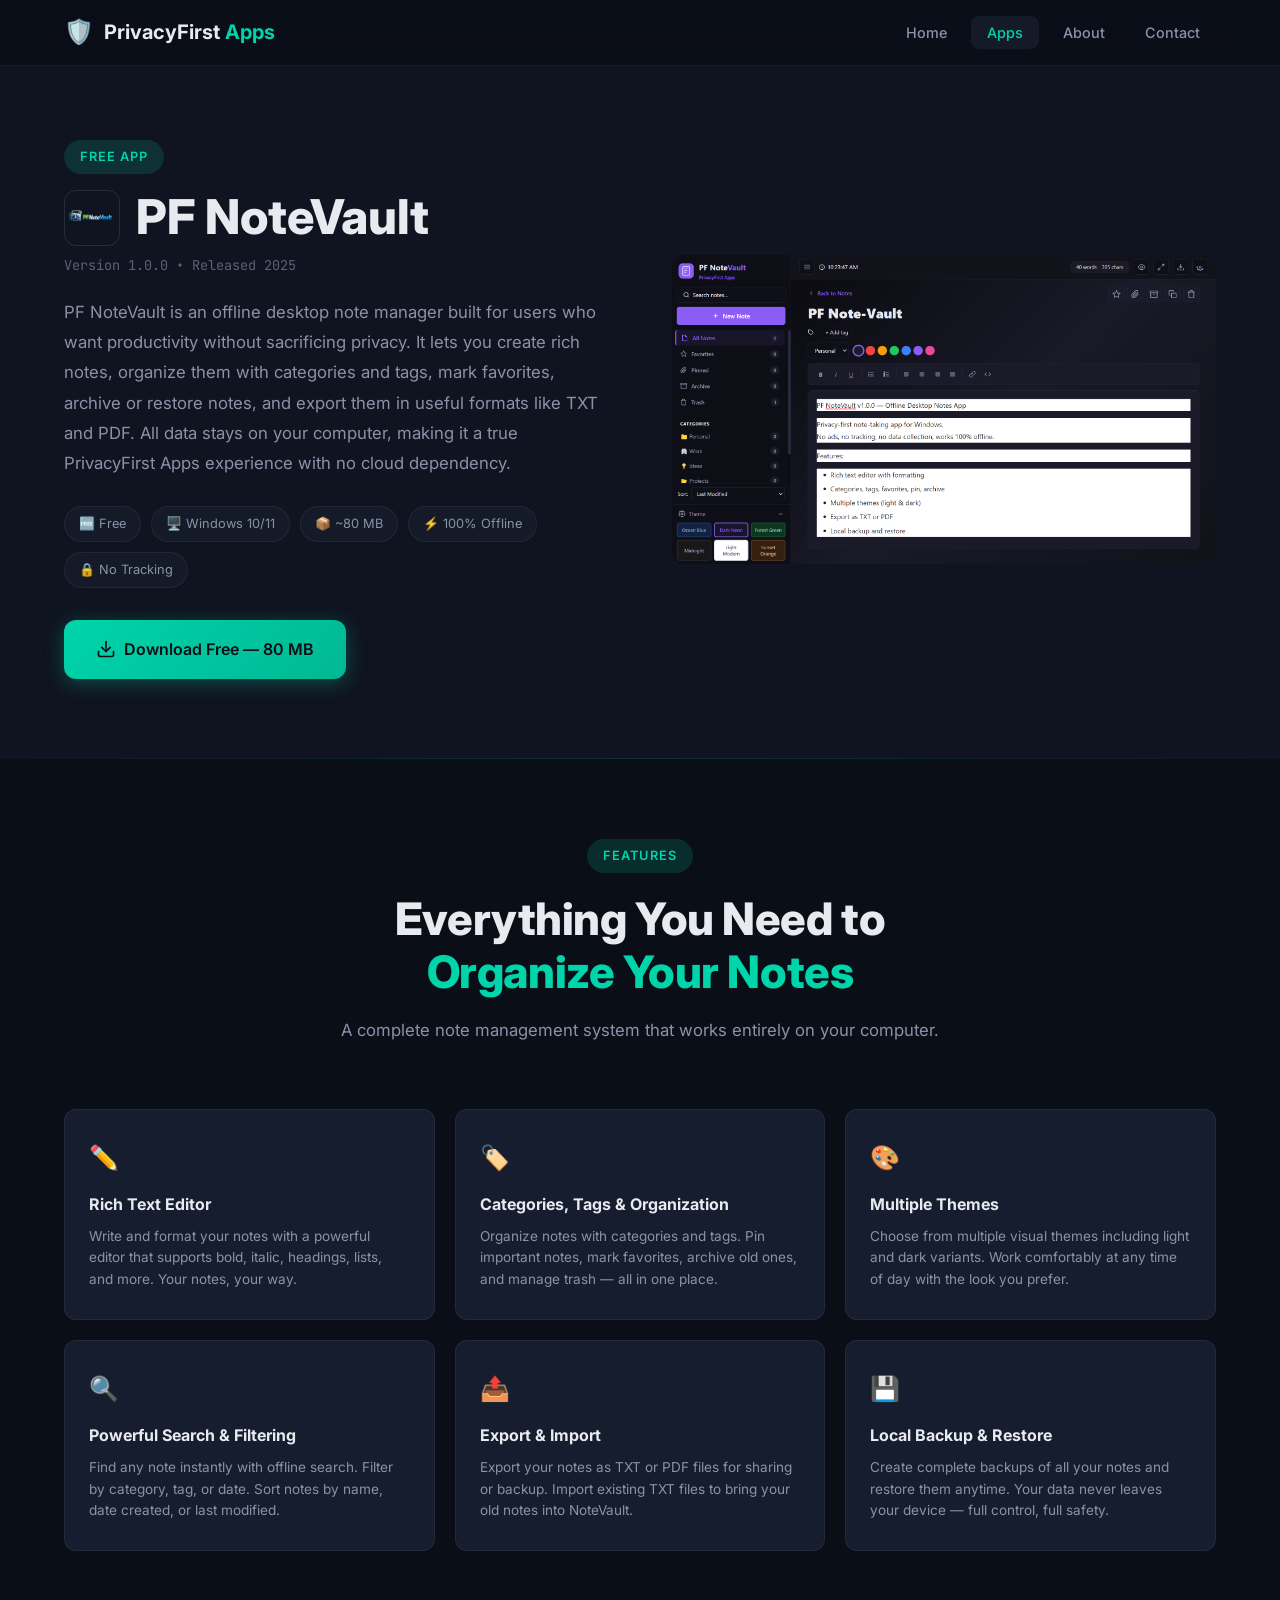
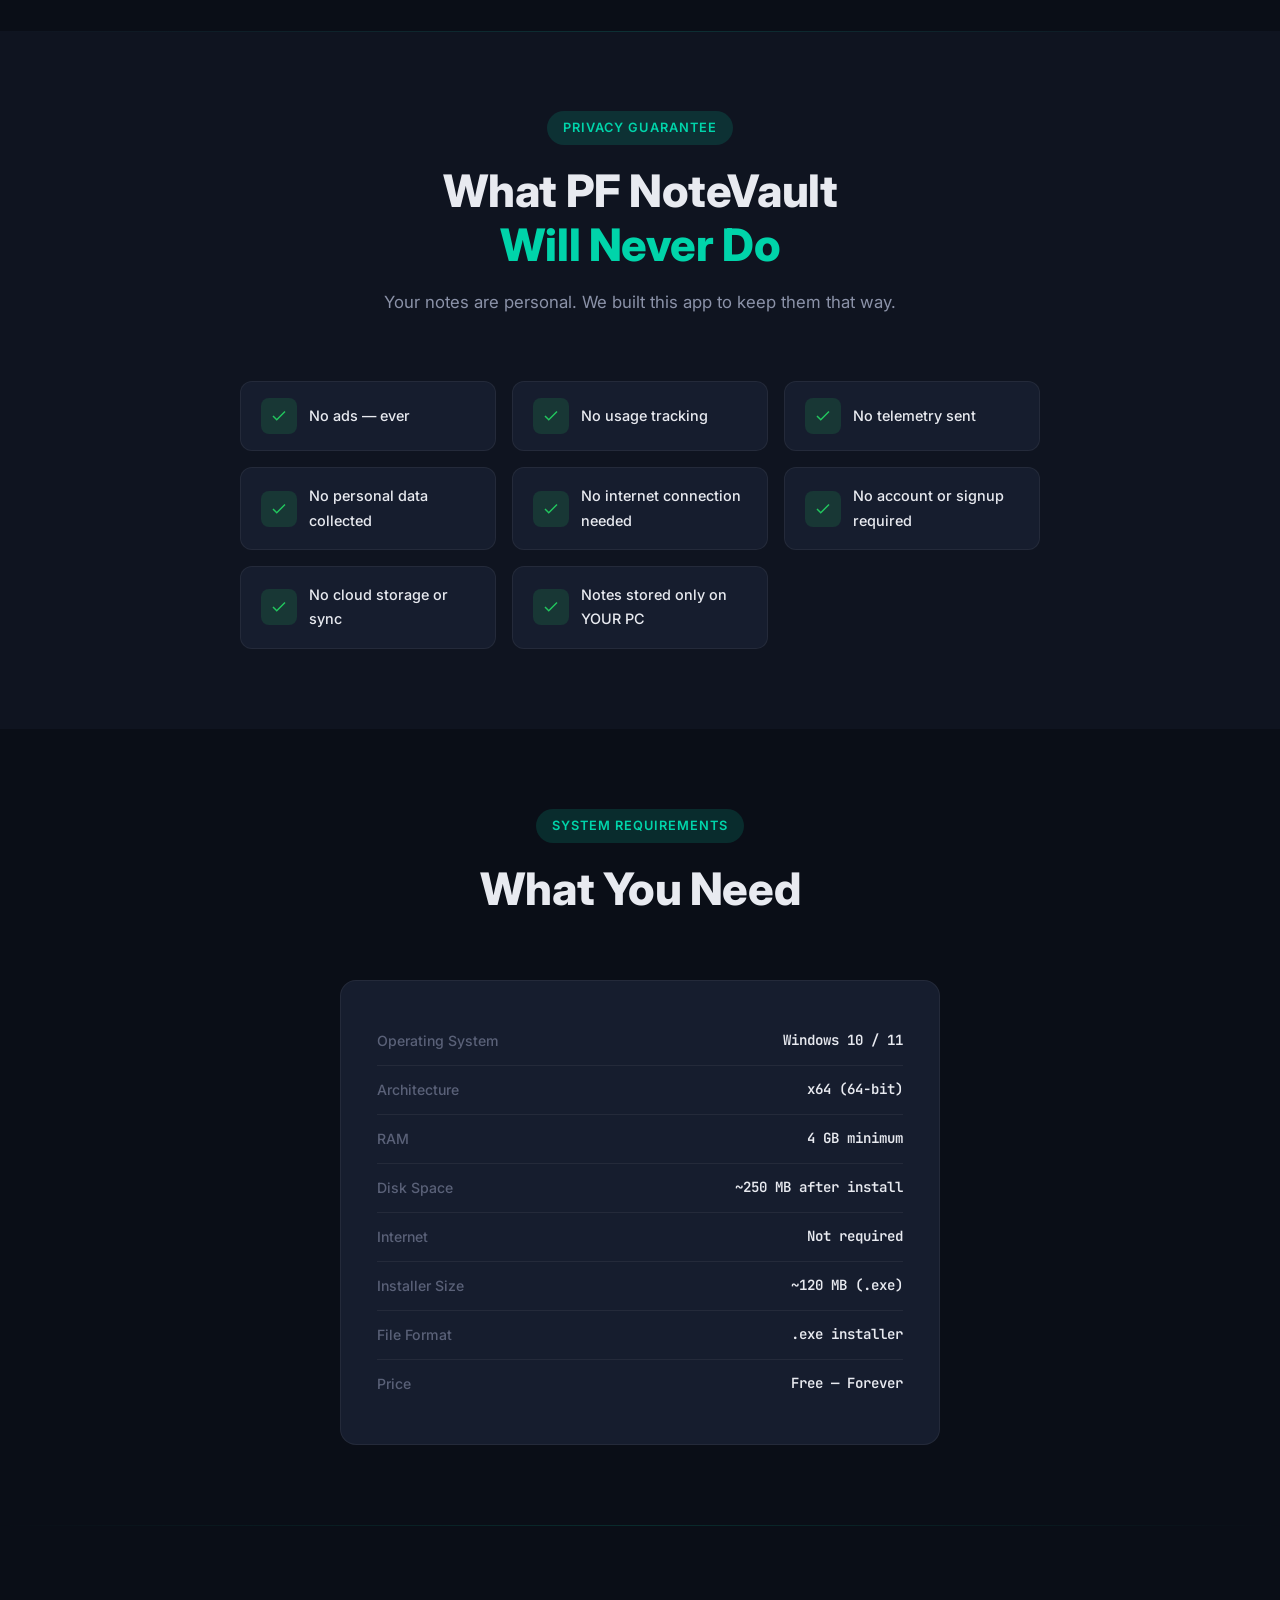
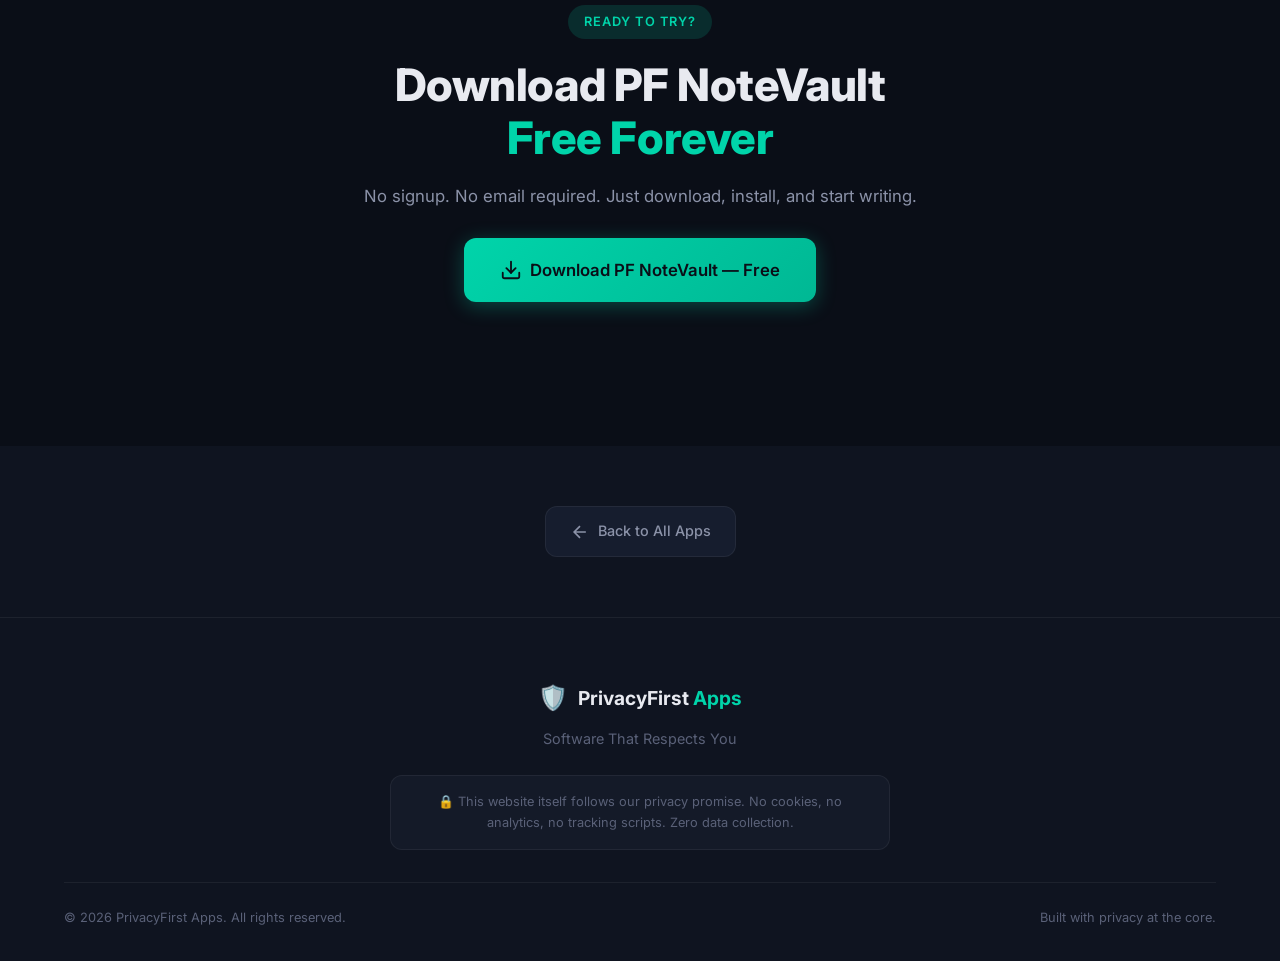
<file: apps/pf-notevault.html>
<!DOCTYPE html>
<html lang="en">
<head>
    <meta charset="UTF-8">
    <meta name="viewport" content="width=device-width, initial-scale=1.0">
    <meta name="description" content="PF NoteVault — A privacy-focused offline desktop notes app that keeps all your writing organized and stored locally. No ads, no tracking, works offline.">
    <meta name="keywords" content="offline notes app, private notepad, secure notes, local notes, windows notes app, no tracking notes, privacy notepad">
    <title>PF NoteVault — PrivacyFirst Apps</title>

    <meta property="og:title" content="PF NoteVault — Privacy-First Offline Notes App">
    <meta property="og:description" content="Create, organize, and export notes privately. Everything stays on your computer. No cloud, no tracking, no ads.">
    <meta property="og:type" content="website">

    <link rel="stylesheet" href="../style.css">
    <link rel="stylesheet" href="../app-styles.css">
    <link rel="icon" href="data:image/svg+xml,<svg xmlns='http://www.w3.org/2000/svg' viewBox='0 0 100 100'><text y='.9em' font-size='90'>🛡️</text></svg>">

    <link rel="preconnect" href="https://fonts.googleapis.com">
    <link rel="preconnect" href="https://fonts.gstatic.com" crossorigin>
    <link href="https://fonts.googleapis.com/css2?family=Inter:wght@300;400;500;600;700;800;900&family=JetBrains+Mono:wght@400;500&display=swap" rel="stylesheet">
</head>
<body>

    <!-- ===== NAVIGATION ===== -->
    <nav class="navbar scrolled" id="navbar">
        <div class="container nav-container">
            <a href="../index.html" class="nav-brand">
                <span class="brand-icon">🛡️</span>
                <span class="brand-text">PrivacyFirst <span class="brand-accent">Apps</span></span>
            </a>
            <button class="nav-toggle" id="navToggle" aria-label="Toggle menu">
                <span class="hamburger"></span>
            </button>
            <ul class="nav-links" id="navLinks">
                <li><a href="../index.html" class="nav-link">Home</a></li>
                <li><a href="../apps.html" class="nav-link active">Apps</a></li>
                <li><a href="../index.html#about" class="nav-link">About</a></li>
                <li><a href="../index.html#contact" class="nav-link">Contact</a></li>
            </ul>
        </div>
    </nav>

    <!-- ===== APP HERO ===== -->
    <section class="app-hero">
        <div class="container">
            <div class="app-hero-grid">
                <div class="app-hero-info">
                     <span class="section-tag">Free App</span>
                    <div style="display: flex; align-items: center; gap: 16px; margin-bottom: 8px;">
                        <img src="../assets/images/pf-notevault-icon.png" 
                             alt="PF NoteVault Icon" 
                             style="width: 56px; height: 56px; border-radius: 12px; border: 1px solid rgba(255,255,255,0.1);">
                        <h1 class="app-title" style="margin: 0;">PF NoteVault</h1>
                    </div>
                    <p class="app-version">Version 1.0.0 • Released 2025</p>
                    <p class="app-description">
                        PF NoteVault is an offline desktop note manager built for users who want productivity without sacrificing privacy. It lets you create rich notes, organize them with categories and tags, mark favorites, archive or restore notes, and export them in useful formats like TXT and PDF. All data stays on your computer, making it a true PrivacyFirst Apps experience with no cloud dependency.
                    </p>
                    <div class="app-meta-badges">
                        <span class="app-meta-badge">🆓 Free</span>
                        <span class="app-meta-badge">🖥️ Windows 10/11</span>
                        <span class="app-meta-badge">📦 ~80 MB</span>
                        <span class="app-meta-badge">⚡ 100% Offline</span>
                        <span class="app-meta-badge">🔒 No Tracking</span>
                    </div>
                    <div class="app-cta-buttons">
                        <a href="https://github.com/privacyfirst-apps/privacyfirst-apps.github.io/releases/download/v1.0.0/PF.NoteVault.Setup.1.0.0.exe" class="btn btn-download" download>
                            <svg width="20" height="20" viewBox="0 0 24 24" fill="none" stroke="currentColor" stroke-width="2" stroke-linecap="round" stroke-linejoin="round"><path d="M21 15v4a2 2 0 0 1-2 2H5a2 2 0 0 1-2-2v-4"/><polyline points="7 10 12 15 17 10"/><line x1="12" y1="15" x2="12" y2="3"/></svg>
                            <span>Download Free — 80 MB</span>
                        </a>
                    </div>
                </div>
                <div class="app-hero-visual">
                            <img src="../assets/images/pf-notevault-screenshot.png" 
                             alt="PF NoteVault App Screenshot"
                             style="width: 100%; border-radius: 12px;">
                    </div>
                </div>
            </div>
        </div>
    </section>

    <!-- ===== FEATURES ===== -->
    <section class="app-features-section">
        <div class="container">
            <div class="section-header">
                <span class="section-tag">Features</span>
                <h2 class="section-title">Everything You Need to<br><span class="highlight">Organize Your Notes</span></h2>
                <p class="section-subtitle">A complete note management system that works entirely on your computer.</p>
            </div>
            <div class="features-grid">
                <div class="feature-card visible">
                    <div class="feature-card-icon">✏️</div>
                    <h4>Rich Text Editor</h4>
                    <p>Write and format your notes with a powerful editor that supports bold, italic, headings, lists, and more. Your notes, your way.</p>
                </div>
                <div class="feature-card visible">
                    <div class="feature-card-icon">🏷️</div>
                    <h4>Categories, Tags & Organization</h4>
                    <p>Organize notes with categories and tags. Pin important notes, mark favorites, archive old ones, and manage trash — all in one place.</p>
                </div>
                <div class="feature-card visible">
                    <div class="feature-card-icon">🎨</div>
                    <h4>Multiple Themes</h4>
                    <p>Choose from multiple visual themes including light and dark variants. Work comfortably at any time of day with the look you prefer.</p>
                </div>
                <div class="feature-card visible">
                    <div class="feature-card-icon">🔍</div>
                    <h4>Powerful Search & Filtering</h4>
                    <p>Find any note instantly with offline search. Filter by category, tag, or date. Sort notes by name, date created, or last modified.</p>
                </div>
                <div class="feature-card visible">
                    <div class="feature-card-icon">📤</div>
                    <h4>Export & Import</h4>
                    <p>Export your notes as TXT or PDF files for sharing or backup. Import existing TXT files to bring your old notes into NoteVault.</p>
                </div>
                <div class="feature-card visible">
                    <div class="feature-card-icon">💾</div>
                    <h4>Local Backup & Restore</h4>
                    <p>Create complete backups of all your notes and restore them anytime. Your data never leaves your device — full control, full safety.</p>
                </div>
            </div>
        </div>
    </section>

    <!-- ===== WHY THIS APP ===== -->
    <section class="app-privacy-section">
        <div class="container">
            <div class="section-header">
                <span class="section-tag">Privacy Guarantee</span>
                <h2 class="section-title">What PF NoteVault<br><span class="highlight">Will Never Do</span></h2>
                <p class="section-subtitle">Your notes are personal. We built this app to keep them that way.</p>
            </div>
            <div class="privacy-grid">
                <div class="privacy-item visible">
                    <div class="privacy-item-icon">
                        <svg width="18" height="18" viewBox="0 0 24 24" fill="none" stroke="currentColor" stroke-width="2"><polyline points="20 6 9 17 4 12"/></svg>
                    </div>
                    No ads — ever
                </div>
                <div class="privacy-item visible">
                    <div class="privacy-item-icon">
                        <svg width="18" height="18" viewBox="0 0 24 24" fill="none" stroke="currentColor" stroke-width="2"><polyline points="20 6 9 17 4 12"/></svg>
                    </div>
                    No usage tracking
                </div>
                <div class="privacy-item visible">
                    <div class="privacy-item-icon">
                        <svg width="18" height="18" viewBox="0 0 24 24" fill="none" stroke="currentColor" stroke-width="2"><polyline points="20 6 9 17 4 12"/></svg>
                    </div>
                    No telemetry sent
                </div>
                <div class="privacy-item visible">
                    <div class="privacy-item-icon">
                        <svg width="18" height="18" viewBox="0 0 24 24" fill="none" stroke="currentColor" stroke-width="2"><polyline points="20 6 9 17 4 12"/></svg>
                    </div>
                    No personal data collected
                </div>
                <div class="privacy-item visible">
                    <div class="privacy-item-icon">
                        <svg width="18" height="18" viewBox="0 0 24 24" fill="none" stroke="currentColor" stroke-width="2"><polyline points="20 6 9 17 4 12"/></svg>
                    </div>
                    No internet connection needed
                </div>
                <div class="privacy-item visible">
                    <div class="privacy-item-icon">
                        <svg width="18" height="18" viewBox="0 0 24 24" fill="none" stroke="currentColor" stroke-width="2"><polyline points="20 6 9 17 4 12"/></svg>
                    </div>
                    No account or signup required
                </div>
                <div class="privacy-item visible">
                    <div class="privacy-item-icon">
                        <svg width="18" height="18" viewBox="0 0 24 24" fill="none" stroke="currentColor" stroke-width="2"><polyline points="20 6 9 17 4 12"/></svg>
                    </div>
                    No cloud storage or sync
                </div>
                <div class="privacy-item visible">
                    <div class="privacy-item-icon">
                        <svg width="18" height="18" viewBox="0 0 24 24" fill="none" stroke="currentColor" stroke-width="2"><polyline points="20 6 9 17 4 12"/></svg>
                    </div>
                    Notes stored only on YOUR PC
                </div>
            </div>
        </div>
    </section>

    <!-- ===== SYSTEM REQUIREMENTS ===== -->
    <section class="app-requirements-section">
        <div class="container">
            <div class="section-header">
                <span class="section-tag">System Requirements</span>
                <h2 class="section-title">What You Need</h2>
            </div>
            <div class="requirements-card visible">
                <div class="requirement-row">
                    <span class="requirement-label">Operating System</span>
                    <span class="requirement-value">Windows 10 / 11</span>
                </div>
                <div class="requirement-row">
                    <span class="requirement-label">Architecture</span>
                    <span class="requirement-value">x64 (64-bit)</span>
                </div>
                <div class="requirement-row">
                    <span class="requirement-label">RAM</span>
                    <span class="requirement-value">4 GB minimum</span>
                </div>
                <div class="requirement-row">
                    <span class="requirement-label">Disk Space</span>
                    <span class="requirement-value">~250 MB after install</span>
                </div>
                <div class="requirement-row">
                    <span class="requirement-label">Internet</span>
                    <span class="requirement-value">Not required</span>
                </div>
                <div class="requirement-row">
                    <span class="requirement-label">Installer Size</span>
                    <span class="requirement-value">~120 MB (.exe)</span>
                </div>
                <div class="requirement-row">
                    <span class="requirement-label">File Format</span>
                    <span class="requirement-value">.exe installer</span>
                </div>
                <div class="requirement-row">
                    <span class="requirement-label">Price</span>
                    <span class="requirement-value">Free — Forever</span>
                </div>
            </div>
        </div>
    </section>

    <!-- ===== DOWNLOAD CTA ===== -->
    <section class="app-privacy-section" style="background: var(--bg-primary);">
        <div class="container">
            <div class="section-header">
                <span class="section-tag">Ready to Try?</span>
                <h2 class="section-title">Download PF NoteVault<br><span class="highlight">Free Forever</span></h2>
                <p class="section-subtitle">No signup. No email required. Just download, install, and start writing.</p>
                <br>
                <a href="REPLACE_WITH_YOUR_DOWNLOAD_LINK" class="btn btn-download" download style="font-size: 1.05rem; padding: 18px 36px;">
                    <svg width="22" height="22" viewBox="0 0 24 24" fill="none" stroke="currentColor" stroke-width="2" stroke-linecap="round" stroke-linejoin="round"><path d="M21 15v4a2 2 0 0 1-2 2H5a2 2 0 0 1-2-2v-4"/><polyline points="7 10 12 15 17 10"/><line x1="12" y1="15" x2="12" y2="3"/></svg>
                    <span>Download PF NoteVault — Free</span>
                </a>
            </div>
        </div>
    </section>

    <!-- ===== BACK TO STORE ===== -->
    <section class="back-to-store">
        <div class="container">
            <a href="../apps.html" class="back-link">
                <svg width="20" height="20" viewBox="0 0 24 24" fill="none" stroke="currentColor" stroke-width="2"><path d="M19 12H5M12 19l-7-7 7-7"/></svg>
                Back to All Apps
            </a>
        </div>
    </section>

    <!-- ===== FOOTER ===== -->
    <footer class="footer">
        <div class="container">
            <div class="footer-content">
                <div class="footer-brand">
                    <span class="brand-icon">🛡️</span>
                    <span class="brand-text">PrivacyFirst <span class="brand-accent">Apps</span></span>
                </div>
                <p class="footer-tagline">Software That Respects You</p>
                <div class="footer-privacy-note">
                    <p>🔒 This website itself follows our privacy promise. No cookies, no analytics, no tracking scripts. Zero data collection.</p>
                </div>
            </div>
            <div class="footer-bottom">
                <p>&copy; 2026 PrivacyFirst Apps. All rights reserved.</p>
                <p>Built with privacy at the core.</p>
            </div>
        </div>
    </footer>

    <script src="../app-store.js"></script>
</body>
</html>
</file>
<file: style.css>
/* ============================
   CSS VARIABLES & RESET
   ============================ */
:root {
    --bg-primary: #0a0e17;
    --bg-secondary: #0f1420;
    --bg-tertiary: #141a28;
    --bg-card: #161d2e;
    --bg-card-hover: #1a2236;

    --text-primary: #e8eaf0;
    --text-secondary: #8b92a8;
    --text-muted: #5a6178;

    --accent-primary: #00d4aa;
    --accent-primary-dim: rgba(0, 212, 170, 0.15);
    --accent-primary-glow: rgba(0, 212, 170, 0.3);
    --accent-secondary: #0ea5e9;
    --accent-secondary-dim: rgba(14, 165, 233, 0.15);

    --danger: #ef4444;
    --danger-dim: rgba(239, 68, 68, 0.15);

    --success: #22c55e;
    --success-dim: rgba(34, 197, 94, 0.15);

    --border: rgba(255, 255, 255, 0.06);
    --border-hover: rgba(255, 255, 255, 0.12);

    --radius-sm: 8px;
    --radius-md: 12px;
    --radius-lg: 16px;
    --radius-xl: 24px;

    --font-main: 'Inter', -apple-system, BlinkMacSystemFont, sans-serif;
    --font-mono: 'JetBrains Mono', monospace;

    --shadow-sm: 0 2px 8px rgba(0, 0, 0, 0.3);
    --shadow-md: 0 4px 16px rgba(0, 0, 0, 0.4);
    --shadow-lg: 0 8px 32px rgba(0, 0, 0, 0.5);
    --shadow-glow: 0 0 30px rgba(0, 212, 170, 0.15);

    --transition-fast: 0.2s ease;
    --transition-medium: 0.3s ease;
    --transition-slow: 0.5s ease;
}

*,
*::before,
*::after {
    margin: 0;
    padding: 0;
    box-sizing: border-box;
}

html {
    scroll-behavior: smooth;
    scroll-padding-top: 80px;
}

body {
    font-family: var(--font-main);
    background-color: var(--bg-primary);
    color: var(--text-primary);
    line-height: 1.7;
    overflow-x: hidden;
    -webkit-font-smoothing: antialiased;
    -moz-osx-font-smoothing: grayscale;
}

.container {
    max-width: 1200px;
    margin: 0 auto;
    padding: 0 24px;
}

a {
    text-decoration: none;
    color: inherit;
    transition: color var(--transition-fast);
}

img {
    max-width: 100%;
    display: block;
}

code {
    font-family: var(--font-mono);
    background: var(--bg-tertiary);
    padding: 2px 8px;
    border-radius: 4px;
    font-size: 0.85em;
    color: var(--accent-primary);
}

/* ============================
   NAVIGATION
   ============================ */
.navbar {
    position: fixed;
    top: 0;
    left: 0;
    right: 0;
    z-index: 1000;
    padding: 16px 0;
    transition: all var(--transition-medium);
    background: transparent;
}

.navbar.scrolled {
    background: rgba(10, 14, 23, 0.9);
    backdrop-filter: blur(20px);
    -webkit-backdrop-filter: blur(20px);
    border-bottom: 1px solid var(--border);
    padding: 12px 0;
}

.nav-container {
    display: flex;
    align-items: center;
    justify-content: space-between;
}

.nav-brand {
    display: flex;
    align-items: center;
    gap: 10px;
    font-weight: 700;
    font-size: 1.25rem;
    z-index: 1001;
}

.brand-icon {
    font-size: 1.5rem;
}

.brand-accent {
    color: var(--accent-primary);
}

.nav-links {
    display: flex;
    list-style: none;
    gap: 8px;
}

.nav-link {
    padding: 8px 16px;
    border-radius: var(--radius-sm);
    font-size: 0.9rem;
    font-weight: 500;
    color: var(--text-secondary);
    transition: all var(--transition-fast);
    position: relative;
}

.nav-link:hover,
.nav-link.active {
    color: var(--text-primary);
    background: var(--bg-tertiary);
}

.nav-link.active {
    color: var(--accent-primary);
}

.nav-toggle {
    display: none;
    background: none;
    border: none;
    cursor: pointer;
    padding: 8px;
    z-index: 1001;
}

.hamburger {
    display: block;
    width: 24px;
    height: 2px;
    background: var(--text-primary);
    position: relative;
    transition: all var(--transition-fast);
}

.hamburger::before,
.hamburger::after {
    content: '';
    position: absolute;
    width: 24px;
    height: 2px;
    background: var(--text-primary);
    transition: all var(--transition-fast);
}

.hamburger::before { top: -7px; }
.hamburger::after { top: 7px; }

.nav-toggle.active .hamburger {
    background: transparent;
}

.nav-toggle.active .hamburger::before {
    top: 0;
    transform: rotate(45deg);
}

.nav-toggle.active .hamburger::after {
    top: 0;
    transform: rotate(-45deg);
}

/* ============================
   HERO SECTION
   ============================ */
.hero {
    min-height: 100vh;
    display: flex;
    align-items: center;
    justify-content: center;
    position: relative;
    overflow: hidden;
    padding: 120px 0 80px;
}

.hero-bg-effects {
    position: absolute;
    inset: 0;
    pointer-events: none;
}

.hero-glow {
    position: absolute;
    border-radius: 50%;
    filter: blur(100px);
    opacity: 0.4;
}

.hero-glow-1 {
    width: 600px;
    height: 600px;
    background: radial-gradient(circle, var(--accent-primary-glow), transparent 70%);
    top: -200px;
    right: -100px;
    animation: float 8s ease-in-out infinite;
}

.hero-glow-2 {
    width: 400px;
    height: 400px;
    background: radial-gradient(circle, var(--accent-secondary-dim), transparent 70%);
    bottom: -100px;
    left: -100px;
    animation: float 10s ease-in-out infinite reverse;
}

.grid-overlay {
    position: absolute;
    inset: 0;
    background-image:
        linear-gradient(rgba(255, 255, 255, 0.02) 1px, transparent 1px),
        linear-gradient(90deg, rgba(255, 255, 255, 0.02) 1px, transparent 1px);
    background-size: 60px 60px;
    mask-image: radial-gradient(ellipse at center, black 30%, transparent 70%);
    -webkit-mask-image: radial-gradient(ellipse at center, black 30%, transparent 70%);
}

@keyframes float {
    0%, 100% { transform: translate(0, 0); }
    50% { transform: translate(30px, -30px); }
}

.hero-container {
    text-align: center;
    position: relative;
    z-index: 1;
}

.hero-badge {
    display: inline-flex;
    align-items: center;
    gap: 8px;
    padding: 8px 20px;
    background: var(--bg-tertiary);
    border: 1px solid var(--border);
    border-radius: 50px;
    font-size: 0.85rem;
    font-weight: 500;
    color: var(--text-secondary);
    margin-bottom: 32px;
    animation: fadeInUp 0.6s ease forwards;
}

.badge-dot {
    width: 8px;
    height: 8px;
    background: var(--accent-primary);
    border-radius: 50%;
    display: inline-block;
    animation: pulse 2s ease-in-out infinite;
}

@keyframes pulse {
    0%, 100% { opacity: 1; transform: scale(1); }
    50% { opacity: 0.5; transform: scale(1.2); }
}

.hero-title {
    font-size: clamp(2.5rem, 6vw, 4.5rem);
    font-weight: 800;
    line-height: 1.1;
    margin-bottom: 24px;
    letter-spacing: -0.02em;
    animation: fadeInUp 0.6s ease 0.1s forwards;
    opacity: 0;
}

.hero-highlight {
    background: linear-gradient(135deg, var(--accent-primary), var(--accent-secondary));
    -webkit-background-clip: text;
    -webkit-text-fill-color: transparent;
    background-clip: text;
}

.hero-subtitle {
    font-size: clamp(1rem, 2vw, 1.25rem);
    color: var(--text-secondary);
    max-width: 640px;
    margin: 0 auto 40px;
    line-height: 1.8;
    animation: fadeInUp 0.6s ease 0.2s forwards;
    opacity: 0;
}

.hero-cta {
    display: flex;
    gap: 16px;
    justify-content: center;
    flex-wrap: wrap;
    margin-bottom: 64px;
    animation: fadeInUp 0.6s ease 0.3s forwards;
    opacity: 0;
}

.btn {
    display: inline-flex;
    align-items: center;
    gap: 8px;
    padding: 14px 28px;
    border-radius: var(--radius-md);
    font-size: 0.95rem;
    font-weight: 600;
    font-family: var(--font-main);
    cursor: pointer;
    border: none;
    transition: all var(--transition-medium);
}

.btn-primary {
    background: linear-gradient(135deg, var(--accent-primary), #00b894);
    color: var(--bg-primary);
    box-shadow: 0 4px 20px rgba(0, 212, 170, 0.3);
}

.btn-primary:hover {
    transform: translateY(-2px);
    box-shadow: 0 8px 30px rgba(0, 212, 170, 0.4);
}

.btn-secondary {
    background: var(--bg-tertiary);
    color: var(--text-primary);
    border: 1px solid var(--border);
}

.btn-secondary:hover {
    background: var(--bg-card);
    border-color: var(--border-hover);
    transform: translateY(-2px);
}

.hero-stats {
    display: flex;
    align-items: center;
    justify-content: center;
    gap: 32px;
    flex-wrap: wrap;
    animation: fadeInUp 0.6s ease 0.4s forwards;
    opacity: 0;
}

.stat {
    text-align: center;
}

.stat-number {
    display: block;
    font-size: 2rem;
    font-weight: 800;
    color: var(--accent-primary);
    font-family: var(--font-mono);
}

.stat-label {
    font-size: 0.8rem;
    color: var(--text-muted);
    text-transform: uppercase;
    letter-spacing: 0.05em;
    font-weight: 500;
}

.stat-divider {
    width: 1px;
    height: 40px;
    background: var(--border);
}

.scroll-indicator {
    position: absolute;
    bottom: 32px;
    left: 50%;
    transform: translateX(-50%);
    animation: bounce 2s ease infinite;
}

.scroll-arrow {
    width: 24px;
    height: 24px;
    border-right: 2px solid var(--text-muted);
    border-bottom: 2px solid var(--text-muted);
    transform: rotate(45deg);
}

@keyframes bounce {
    0%, 100% { transform: translateX(-50%) translateY(0); }
    50% { transform: translateX(-50%) translateY(10px); }
}

@keyframes fadeInUp {
    from { opacity: 0; transform: translateY(30px); }
    to { opacity: 1; transform: translateY(0); }
}

/* ============================
   SECTION COMMON STYLES
   ============================ */
.section-header {
    text-align: center;
    margin-bottom: 64px;
}

.section-tag {
    display: inline-block;
    padding: 6px 16px;
    background: var(--accent-primary-dim);
    color: var(--accent-primary);
    border-radius: 50px;
    font-size: 0.8rem;
    font-weight: 600;
    text-transform: uppercase;
    letter-spacing: 0.08em;
    margin-bottom: 20px;
}

.section-title {
    font-size: clamp(1.8rem, 4vw, 2.8rem);
    font-weight: 800;
    line-height: 1.2;
    margin-bottom: 16px;
    letter-spacing: -0.01em;
}

.highlight {
    color: var(--accent-primary);
}

.section-subtitle {
    font-size: 1.05rem;
    color: var(--text-secondary);
    max-width: 600px;
    margin: 0 auto;
    line-height: 1.7;
}

/* ============================
   PRIVACY PROMISE SECTION
   ============================ */
.promise-section {
    padding: 120px 0;
    background: var(--bg-secondary);
    position: relative;
}

.promise-section::before {
    content: '';
    position: absolute;
    top: 0;
    left: 0;
    right: 0;
    height: 1px;
    background: linear-gradient(90deg, transparent, var(--accent-primary-dim), transparent);
}

.promise-grid {
    display: grid;
    grid-template-columns: repeat(auto-fit, minmax(260px, 1fr));
    gap: 24px;
}

.promise-card {
    background: var(--bg-card);
    border: 1px solid var(--border);
    border-radius: var(--radius-lg);
    padding: 36px 28px;
    transition: all var(--transition-medium);
    position: relative;
    overflow: hidden;
}

.promise-card::before {
    content: '';
    position: absolute;
    top: 0;
    left: 0;
    right: 0;
    height: 3px;
    background: linear-gradient(90deg, var(--accent-primary), var(--accent-secondary));
    opacity: 0;
    transition: opacity var(--transition-medium);
}

.promise-card:hover {
    background: var(--bg-card-hover);
    border-color: var(--border-hover);
    transform: translateY(-4px);
    box-shadow: var(--shadow-lg);
}

.promise-card:hover::before {
    opacity: 1;
}

.promise-icon {
    width: 64px;
    height: 64px;
    display: flex;
    align-items: center;
    justify-content: center;
    background: var(--accent-primary-dim);
    border-radius: var(--radius-md);
    margin-bottom: 20px;
    color: var(--accent-primary);
}

.promise-title {
    font-size: 1.25rem;
    font-weight: 700;
    margin-bottom: 12px;
}

.promise-desc {
    color: var(--text-secondary);
    font-size: 0.92rem;
    line-height: 1.7;
    margin-bottom: 16px;
}

.promise-badge {
    display: inline-block;
    padding: 4px 12px;
    background: var(--success-dim);
    color: var(--success);
    border-radius: 50px;
    font-size: 0.75rem;
    font-weight: 600;
}

/* ============================
   WHY DIFFERENT SECTION
   ============================ */
.why-section {
    padding: 120px 0;
    background: var(--bg-primary);
}

.comparison-wrapper {
    display: grid;
    grid-template-columns: 1fr auto 1fr;
    gap: 32px;
    align-items: stretch;
    margin-bottom: 48px;
}

.comparison-card {
    border-radius: var(--radius-lg);
    padding: 36px 28px;
    border: 1px solid var(--border);
}

.comparison-others {
    background: var(--bg-secondary);
}

.comparison-us {
    background: var(--bg-card);
    border-color: var(--accent-primary);
    box-shadow: var(--shadow-glow);
}

.comparison-header {
    display: flex;
    align-items: center;
    gap: 12px;
    margin-bottom: 24px;
    padding-bottom: 16px;
    border-bottom: 1px solid var(--border);
}

.comparison-header h3 {
    font-size: 1.2rem;
    font-weight: 700;
}

.comparison-icon {
    font-size: 1.5rem;
}

.comparison-vs {
    display: flex;
    align-items: center;
    justify-content: center;
    font-size: 1rem;
    font-weight: 800;
    color: var(--text-muted);
    background: var(--bg-tertiary);
    width: 48px;
    height: 48px;
    border-radius: 50%;
    align-self: center;
    border: 1px solid var(--border);
}

.comparison-list {
    list-style: none;
    display: flex;
    flex-direction: column;
    gap: 14px;
}

.comparison-item {
    display: flex;
    align-items: flex-start;
    gap: 12px;
    font-size: 0.9rem;
    line-height: 1.5;
}

.comparison-item svg {
    flex-shrink: 0;
    margin-top: 2px;
}

.comparison-item.negative {
    color: var(--text-secondary);
}

.comparison-item.negative svg {
    color: var(--danger);
}

.comparison-item.positive {
    color: var(--text-primary);
}

.comparison-item.positive svg {
    color: var(--success);
}

.why-bottom-quote {
    text-align: center;
}

.why-bottom-quote blockquote {
    font-size: clamp(1.1rem, 2.5vw, 1.5rem);
    font-weight: 600;
    color: var(--text-secondary);
    font-style: italic;
    position: relative;
    padding: 24px 40px;
    background: var(--bg-secondary);
    border-radius: var(--radius-lg);
    border-left: 4px solid var(--accent-primary);
}

.why-bottom-quote em {
    color: var(--accent-primary);
    font-style: italic;
}

/* ============================
   HOW IT WORKS SECTION
   ============================ */
.how-section {
    padding: 120px 0;
    background: var(--bg-secondary);
    position: relative;
}

.how-section::before {
    content: '';
    position: absolute;
    top: 0;
    left: 0;
    right: 0;
    height: 1px;
    background: linear-gradient(90deg, transparent, var(--accent-primary-dim), transparent);
}

.steps-grid {
    display: flex;
    align-items: center;
    justify-content: center;
    gap: 16px;
    flex-wrap: wrap;
}

.step-card {
    background: var(--bg-card);
    border: 1px solid var(--border);
    border-radius: var(--radius-lg);
    padding: 36px 28px;
    text-align: center;
    flex: 1;
    min-width: 220px;
    max-width: 300px;
    transition: all var(--transition-medium);
}

.step-card:hover {
    transform: translateY(-4px);
    border-color: var(--border-hover);
    box-shadow: var(--shadow-lg);
}

.step-number {
    font-family: var(--font-mono);
    font-size: 0.8rem;
    font-weight: 600;
    color: var(--accent-primary);
    margin-bottom: 16px;
    letter-spacing: 0.05em;
}

.step-icon {
    width: 64px;
    height: 64px;
    display: flex;
    align-items: center;
    justify-content: center;
    background: var(--accent-primary-dim);
    border-radius: var(--radius-md);
    margin: 0 auto 16px;
    color: var(--accent-primary);
}

.step-card h3 {
    font-size: 1.15rem;
    font-weight: 700;
    margin-bottom: 8px;
}

.step-card p {
    color: var(--text-secondary);
    font-size: 0.88rem;
    line-height: 1.6;
}

.step-connector {
    color: var(--text-muted);
    flex-shrink: 0;
}

/* ============================
   APPS SECTION
   ============================ */
.apps-section {
    padding: 120px 0;
    background: var(--bg-primary);
}

.coming-soon-card {
    background: var(--bg-card);
    border: 1px solid var(--border);
    border-radius: var(--radius-xl);
    padding: 60px 40px;
    text-align: center;
    max-width: 700px;
    margin: 0 auto 48px;
    position: relative;
    overflow: hidden;
}

.coming-soon-card::before {
    content: '';
    position: absolute;
    top: 0;
    left: 0;
    right: 0;
    height: 3px;
    background: linear-gradient(90deg, var(--accent-primary), var(--accent-secondary), var(--accent-primary));
    background-size: 200% 100%;
    animation: shimmer 3s linear infinite;
}

@keyframes shimmer {
    0% { background-position: -200% 0; }
    100% { background-position: 200% 0; }
}

.coming-soon-icon {
    color: var(--accent-primary);
    margin-bottom: 24px;
    opacity: 0.6;
}

.coming-soon-title {
    font-size: 1.5rem;
    font-weight: 700;
    margin-bottom: 16px;
}

.coming-soon-text {
    color: var(--text-secondary);
    font-size: 1rem;
    line-height: 1.7;
    margin-bottom: 28px;
}

.coming-soon-features {
    display: flex;
    flex-wrap: wrap;
    gap: 10px;
    justify-content: center;
    margin-bottom: 28px;
}

.feature-chip {
    padding: 6px 14px;
    background: var(--bg-tertiary);
    border: 1px solid var(--border);
    border-radius: 50px;
    font-size: 0.82rem;
    font-weight: 500;
    color: var(--text-secondary);
}

.coming-soon-notify p {
    font-size: 0.9rem;
    color: var(--text-muted);
}

.windows-badge-section {
    display: flex;
    justify-content: center;
}

.windows-badge {
    display: flex;
    align-items: center;
    gap: 16px;
    padding: 20px 32px;
    background: var(--bg-secondary);
    border: 1px solid var(--border);
    border-radius: var(--radius-lg);
    max-width: 500px;
}

.windows-badge svg {
    color: var(--accent-secondary);
    flex-shrink: 0;
}

.windows-badge strong {
    display: block;
    font-size: 0.95rem;
    margin-bottom: 4px;
}

.windows-badge span {
    display: block;
    font-size: 0.82rem;
    color: var(--text-muted);
}

/* ============================
   ABOUT SECTION
   ============================ */
.about-section {
    padding: 120px 0;
    background: var(--bg-secondary);
    position: relative;
}

.about-section::before {
    content: '';
    position: absolute;
    top: 0;
    left: 0;
    right: 0;
    height: 1px;
    background: linear-gradient(90deg, transparent, var(--accent-primary-dim), transparent);
}

.about-grid {
    display: grid;
    grid-template-columns: 1fr 1fr;
    gap: 64px;
    align-items: start;
}

.about-content .section-tag {
    display: inline-block;
    margin-bottom: 16px;
}

.about-content .section-title {
    text-align: left;
    margin-bottom: 24px;
}

.about-content p {
    color: var(--text-secondary);
    margin-bottom: 16px;
    font-size: 0.95rem;
    line-height: 1.8;
}

.about-quote {
    margin: 24px 0;
    padding: 20px 24px;
    border-left: 3px solid var(--accent-primary);
    background: var(--bg-tertiary);
    border-radius: 0 var(--radius-sm) var(--radius-sm) 0;
    font-size: 1rem;
    font-weight: 500;
    color: var(--text-primary);
    font-style: italic;
}

.about-values {
    display: grid;
    grid-template-columns: 1fr 1fr;
    gap: 16px;
}

.value-card {
    background: var(--bg-card);
    border: 1px solid var(--border);
    border-radius: var(--radius-md);
    padding: 24px;
    transition: all var(--transition-medium);
}

.value-card:hover {
    border-color: var(--border-hover);
    transform: translateY(-2px);
}

.value-icon {
    font-size: 1.5rem;
    margin-bottom: 12px;
}

.value-card h4 {
    font-size: 0.95rem;
    font-weight: 700;
    margin-bottom: 8px;
}

.value-card p {
    color: var(--text-secondary);
    font-size: 0.82rem;
    line-height: 1.6;
}

/* ============================
   CONTACT SECTION
   ============================ */
.contact-section {
    padding: 120px 0;
    background: var(--bg-primary);
}

.contact-card {
    max-width: 480px;
    margin: 0 auto;
    text-align: center;
}

.contact-method {
    background: var(--bg-card);
    border: 1px solid var(--border);
    border-radius: var(--radius-xl);
    padding: 48px 36px;
    transition: all var(--transition-medium);
}

.contact-method:hover {
    border-color: var(--border-hover);
    box-shadow: var(--shadow-lg);
}

.contact-icon {
    width: 64px;
    height: 64px;
    display: flex;
    align-items: center;
    justify-content: center;
    background: var(--accent-primary-dim);
    border-radius: var(--radius-md);
    margin: 0 auto 20px;
    color: var(--accent-primary);
}

.contact-method h3 {
    font-size: 1.25rem;
    font-weight: 700;
    margin-bottom: 16px;
}

.contact-email {
    display: inline-block;
    padding: 12px 24px;
    background: var(--bg-tertiary);
    border: 1px solid var(--border);
    border-radius: var(--radius-sm);
    font-family: var(--font-mono);
    font-size: 1rem;
    color: var(--accent-primary);
    margin-bottom: 12px;
    transition: all var(--transition-fast);
}

.contact-email:hover {
    background: var(--accent-primary-dim);
    border-color: var(--accent-primary);
}

.contact-method p {
    color: var(--text-muted);
    font-size: 0.85rem;
}

/* ============================
   FOOTER
   ============================ */
.footer {
    padding: 60px 0 32px;
    background: var(--bg-secondary);
    border-top: 1px solid var(--border);
}

.footer-content {
    text-align: center;
    margin-bottom: 32px;
}

.footer-brand {
    display: flex;
    align-items: center;
    justify-content: center;
    gap: 10px;
    font-weight: 700;
    font-size: 1.2rem;
    margin-bottom: 8px;
}

.footer-tagline {
    color: var(--text-muted);
    font-size: 0.9rem;
    margin-bottom: 24px;
}

.footer-privacy-note {
    max-width: 500px;
    margin: 0 auto;
    padding: 16px 24px;
    background: var(--bg-tertiary);
    border-radius: var(--radius-md);
    border: 1px solid var(--border);
}

.footer-privacy-note p {
    font-size: 0.8rem;
    color: var(--text-muted);
    line-height: 1.6;
}

.footer-bottom {
    display: flex;
    justify-content: space-between;
    align-items: center;
    padding-top: 24px;
    border-top: 1px solid var(--border);
}

.footer-bottom p {
    font-size: 0.8rem;
    color: var(--text-muted);
}

/* ============================
   SCROLL ANIMATIONS
   ============================ */
.promise-card,
.step-card,
.coming-soon-card,
.value-card,
.comparison-card,
.contact-method {
    opacity: 0;
    transform: translateY(30px);
    transition: all 0.6s cubic-bezier(0.16, 1, 0.3, 1);
}

.promise-card.visible,
.step-card.visible,
.coming-soon-card.visible,
.value-card.visible,
.comparison-card.visible,
.contact-method.visible {
    opacity: 1;
    transform: translateY(0);
}

.promise-card:nth-child(2) { transition-delay: 0.1s; }
.promise-card:nth-child(3) { transition-delay: 0.2s; }
.promise-card:nth-child(4) { transition-delay: 0.3s; }

/* ============================
   RESPONSIVE DESIGN
   ============================ */
@media (max-width: 1024px) {
    .about-grid {
        grid-template-columns: 1fr;
        gap: 48px;
    }

    .about-content .section-title {
        text-align: center;
    }

    .about-content {
        text-align: center;
    }

    .about-quote {
        text-align: left;
    }
}

@media (max-width: 768px) {
    .nav-toggle {
        display: block;
    }

    .nav-links {
        position: fixed;
        top: 0;
        left: 0;
        right: 0;
        bottom: 0;
        background: var(--bg-primary);
        flex-direction: column;
        align-items: center;
        justify-content: center;
        gap: 8px;
        opacity: 0;
        visibility: hidden;
        transition: all var(--transition-medium);
    }

    .nav-links.active {
        opacity: 1;
        visibility: visible;
    }

    .nav-link {
        font-size: 1.1rem;
        padding: 12px 24px;
    }

    .comparison-wrapper {
        grid-template-columns: 1fr;
    }

    .comparison-vs {
        margin: 0 auto;
    }

    .hero-stats {
        gap: 24px;
    }

    .stat-divider {
        display: none;
    }

    .steps-grid {
        flex-direction: column;
    }

    .step-connector {
        transform: rotate(90deg);
    }

    .step-card {
        max-width: 100%;
    }

    .about-values {
        grid-template-columns: 1fr;
    }

    .footer-bottom {
        flex-direction: column;
        gap: 8px;
        text-align: center;
    }

    .coming-soon-card {
        padding: 40px 24px;
    }

    .hero {
        padding: 100px 0 60px;
    }
}

@media (max-width: 480px) {
    .container {
        padding: 0 16px;
    }

    .hero-title {
        font-size: 2rem;
    }

    .section-title {
        font-size: 1.6rem;
    }

    .hero-cta {
        flex-direction: column;
        align-items: center;
    }

    .btn {
        width: 100%;
        max-width: 280px;
        justify-content: center;
    }

    .windows-badge {
        flex-direction: column;
        text-align: center;
    }
}
</file>
<file: app-styles.css>
/* ============================
   APP STORE STYLES
   ============================ */

/* ===== STORE HERO ===== */
.store-hero {
    padding: 140px 0 60px;
    background: var(--bg-secondary);
    text-align: center;
    position: relative;
}

.store-hero::after {
    content: '';
    position: absolute;
    bottom: 0;
    left: 0;
    right: 0;
    height: 1px;
    background: linear-gradient(90deg, transparent, var(--accent-primary-dim), transparent);
}

.store-hero-content {
    margin-bottom: 40px;
}

/* ===== FILTER BUTTONS ===== */
.store-filters {
    display: flex;
    justify-content: center;
    gap: 10px;
    flex-wrap: wrap;
}

.filter-btn {
    display: inline-flex;
    align-items: center;
    gap: 8px;
    padding: 10px 20px;
    background: var(--bg-card);
    border: 1px solid var(--border);
    border-radius: 50px;
    color: var(--text-secondary);
    font-family: var(--font-main);
    font-size: 0.88rem;
    font-weight: 500;
    cursor: pointer;
    transition: all var(--transition-fast);
}

.filter-btn:hover {
    border-color: var(--border-hover);
    color: var(--text-primary);
    background: var(--bg-card-hover);
}

.filter-btn.active {
    background: var(--accent-primary-dim);
    border-color: var(--accent-primary);
    color: var(--accent-primary);
}

.filter-count {
    display: inline-flex;
    align-items: center;
    justify-content: center;
    min-width: 22px;
    height: 22px;
    padding: 0 6px;
    background: var(--bg-tertiary);
    border-radius: 50px;
    font-size: 0.72rem;
    font-weight: 600;
    font-family: var(--font-mono);
}

.filter-btn.active .filter-count {
    background: var(--accent-primary);
    color: var(--bg-primary);
}

/* ===== APP GRID ===== */
.store-grid-section {
    padding: 60px 0 120px;
    background: var(--bg-primary);
}

.app-grid {
    display: grid;
    grid-template-columns: repeat(auto-fill, minmax(300px, 1fr));
    gap: 24px;
}

/* ===== APP CARD ===== */
.app-card {
    background: var(--bg-card);
    border: 1px solid var(--border);
    border-radius: var(--radius-lg);
    padding: 28px 24px;
    display: flex;
    flex-direction: column;
    transition: all var(--transition-medium);
    cursor: pointer;
    text-decoration: none;
    color: inherit;
    position: relative;
    overflow: hidden;
}

.app-card::before {
    content: '';
    position: absolute;
    top: 0;
    left: 0;
    right: 0;
    height: 3px;
    background: linear-gradient(90deg, var(--accent-primary), var(--accent-secondary));
    opacity: 0;
    transition: opacity var(--transition-medium);
}

.app-card:hover {
    border-color: var(--border-hover);
    transform: translateY(-6px);
    box-shadow: var(--shadow-lg), var(--shadow-glow);
}

.app-card:hover::before {
    opacity: 1;
}

.app-card.hidden {
    display: none;
}

.app-card-header {
    display: flex;
    align-items: flex-start;
    justify-content: space-between;
    margin-bottom: 16px;
}

.app-icon-wrapper {
    width: 56px;
    height: 56px;
    display: flex;
    align-items: center;
    justify-content: center;
    background: var(--bg-tertiary);
    border: 1px solid var(--border);
    border-radius: var(--radius-md);
}

.app-icon-emoji {
    font-size: 1.8rem;
}

/* ===== PRICING BADGES ===== */
.app-pricing {
    padding: 4px 12px;
    border-radius: 50px;
    font-size: 0.75rem;
    font-weight: 700;
    text-transform: uppercase;
    letter-spacing: 0.05em;
}

.app-pricing.free {
    background: var(--success-dim);
    color: var(--success);
}

.app-pricing.freemium {
    background: rgba(234, 179, 8, 0.15);
    color: #eab308;
}

.app-pricing.paid {
    background: rgba(139, 92, 246, 0.15);
    color: #a78bfa;
    text-transform: none;
    font-family: var(--font-mono);
    font-size: 0.85rem;
}

/* ===== APP CARD CONTENT ===== */
.app-name {
    font-size: 1.15rem;
    font-weight: 700;
    margin-bottom: 8px;
    color: var(--text-primary);
}

.app-short-desc {
    font-size: 0.88rem;
    color: var(--text-secondary);
    line-height: 1.6;
    margin-bottom: 16px;
    flex-grow: 1;
}

.app-card-tags {
    display: flex;
    gap: 8px;
    flex-wrap: wrap;
    margin-bottom: 16px;
}

.app-tag {
    padding: 3px 10px;
    background: var(--bg-tertiary);
    border-radius: 50px;
    font-size: 0.72rem;
    font-weight: 500;
    color: var(--text-muted);
}

.app-card-footer {
    display: flex;
    align-items: center;
    justify-content: space-between;
    padding-top: 16px;
    border-top: 1px solid var(--border);
}

.app-platform {
    display: flex;
    align-items: center;
    gap: 6px;
    font-size: 0.78rem;
    color: var(--text-muted);
}

.app-platform svg {
    color: var(--accent-secondary);
}

.app-card-arrow {
    color: var(--text-muted);
    transition: all var(--transition-fast);
}

.app-card:hover .app-card-arrow {
    color: var(--accent-primary);
    transform: translateX(4px);
}

/* ===== EMPTY STATE ===== */
.empty-state {
    text-align: center;
    padding: 80px 20px;
}

.empty-icon {
    font-size: 3rem;
    display: block;
    margin-bottom: 16px;
}

.empty-state h3 {
    font-size: 1.2rem;
    margin-bottom: 8px;
    color: var(--text-secondary);
}

.empty-state p {
    color: var(--text-muted);
    font-size: 0.9rem;
}

/* ===== PRIVACY REMINDER ===== */
.store-privacy-reminder {
    padding: 0 0 80px;
    background: var(--bg-primary);
}

.privacy-reminder-card {
    background: var(--bg-secondary);
    border: 1px solid var(--border);
    border-radius: var(--radius-xl);
    padding: 40px;
    text-align: center;
}

.privacy-reminder-icon {
    font-size: 2rem;
    margin-bottom: 16px;
}

.privacy-reminder-card h3 {
    font-size: 1.1rem;
    font-weight: 700;
    margin-bottom: 20px;
    color: var(--text-primary);
}

.privacy-reminder-badges {
    display: flex;
    justify-content: center;
    flex-wrap: wrap;
    gap: 12px;
}

.privacy-reminder-badges span {
    padding: 6px 14px;
    background: var(--bg-tertiary);
    border: 1px solid var(--border);
    border-radius: 50px;
    font-size: 0.8rem;
    color: var(--text-secondary);
    font-weight: 500;
}

/* ============================
   INDIVIDUAL APP PAGE STYLES
   ============================ */

/* ===== APP PAGE HERO ===== */
.app-hero {
    padding: 140px 0 80px;
    background: var(--bg-secondary);
    position: relative;
}

.app-hero::after {
    content: '';
    position: absolute;
    bottom: 0;
    left: 0;
    right: 0;
    height: 1px;
    background: linear-gradient(90deg, transparent, var(--accent-primary-dim), transparent);
}

.app-hero-grid {
    display: grid;
    grid-template-columns: 1fr 1fr;
    gap: 64px;
    align-items: center;
}

.app-hero-info .section-tag {
    margin-bottom: 16px;
}

.app-title {
    font-size: clamp(2rem, 4vw, 3rem);
    font-weight: 800;
    line-height: 1.1;
    margin-bottom: 8px;
}

.app-version {
    font-family: var(--font-mono);
    font-size: 0.85rem;
    color: var(--text-muted);
    margin-bottom: 20px;
}

.app-description {
    font-size: 1.05rem;
    color: var(--text-secondary);
    line-height: 1.8;
    margin-bottom: 28px;
}

.app-meta-badges {
    display: flex;
    flex-wrap: wrap;
    gap: 10px;
    margin-bottom: 32px;
}

.app-meta-badge {
    display: inline-flex;
    align-items: center;
    gap: 6px;
    padding: 6px 14px;
    background: var(--bg-tertiary);
    border: 1px solid var(--border);
    border-radius: 50px;
    font-size: 0.8rem;
    color: var(--text-secondary);
}

.app-cta-buttons {
    display: flex;
    gap: 16px;
    flex-wrap: wrap;
}

.btn-download {
    background: linear-gradient(135deg, var(--accent-primary), #00b894);
    color: var(--bg-primary);
    padding: 16px 32px;
    font-size: 1rem;
    box-shadow: 0 4px 20px rgba(0, 212, 170, 0.3);
}

.btn-download:hover {
    transform: translateY(-2px);
    box-shadow: 0 8px 30px rgba(0, 212, 170, 0.4);
}

.btn-gumroad {
    background: var(--bg-tertiary);
    color: var(--text-primary);
    border: 1px solid var(--border);
    padding: 16px 32px;
    font-size: 1rem;
}

.btn-gumroad:hover {
    background: var(--bg-card);
    border-color: var(--border-hover);
    transform: translateY(-2px);
}

/* ===== APP SCREENSHOT ===== */
.app-hero-visual {
    display: flex;
    justify-content: center;
}

.app-screenshot-wrapper {
    background: var(--bg-card);
    border: 1px solid var(--border);
    border-radius: var(--radius-xl);
    padding: 16px;
    box-shadow: var(--shadow-lg);
    max-width: 500px;
    width: 100%;
}

.app-screenshot-placeholder {
    width: 100%;
    aspect-ratio: 16/10;
    background: var(--bg-tertiary);
    border-radius: var(--radius-md);
    display: flex;
    flex-direction: column;
    align-items: center;
    justify-content: center;
    color: var(--text-muted);
    font-size: 0.85rem;
    gap: 8px;
}

.app-screenshot-placeholder span {
    font-size: 3rem;
}

.app-screenshot-wrapper img {
    width: 100%;
    border-radius: var(--radius-md);
    display: block;
}

/* ===== APP FEATURES ===== */
.app-features-section {
    padding: 80px 0;
    background: var(--bg-primary);
}

.features-grid {
    display: grid;
    grid-template-columns: repeat(auto-fit, minmax(280px, 1fr));
    gap: 20px;
}

.feature-card {
    background: var(--bg-card);
    border: 1px solid var(--border);
    border-radius: var(--radius-md);
    padding: 28px 24px;
    transition: all var(--transition-medium);
}

.feature-card:hover {
    border-color: var(--border-hover);
    transform: translateY(-3px);
}

.feature-card-icon {
    font-size: 1.5rem;
    margin-bottom: 12px;
}

.feature-card h4 {
    font-size: 1rem;
    font-weight: 700;
    margin-bottom: 8px;
}

.feature-card p {
    font-size: 0.85rem;
    color: var(--text-secondary);
    line-height: 1.6;
}

/* ===== APP PRIVACY SECTION ===== */
.app-privacy-section {
    padding: 80px 0;
    background: var(--bg-secondary);
    position: relative;
}

.app-privacy-section::before {
    content: '';
    position: absolute;
    top: 0;
    left: 0;
    right: 0;
    height: 1px;
    background: linear-gradient(90deg, transparent, var(--accent-primary-dim), transparent);
}

.privacy-grid {
    display: grid;
    grid-template-columns: repeat(auto-fit, minmax(220px, 1fr));
    gap: 16px;
    max-width: 800px;
    margin: 0 auto;
}

.privacy-item {
    display: flex;
    align-items: center;
    gap: 12px;
    padding: 16px 20px;
    background: var(--bg-card);
    border: 1px solid var(--border);
    border-radius: var(--radius-md);
    font-size: 0.9rem;
    font-weight: 500;
}

.privacy-item-icon {
    width: 36px;
    height: 36px;
    display: flex;
    align-items: center;
    justify-content: center;
    background: var(--success-dim);
    border-radius: var(--radius-sm);
    color: var(--success);
    flex-shrink: 0;
}

/* ===== APP REQUIREMENTS ===== */
.app-requirements-section {
    padding: 80px 0;
    background: var(--bg-primary);
}

.requirements-card {
    background: var(--bg-card);
    border: 1px solid var(--border);
    border-radius: var(--radius-lg);
    padding: 36px;
    max-width: 600px;
    margin: 0 auto;
}

.requirement-row {
    display: flex;
    justify-content: space-between;
    align-items: center;
    padding: 12px 0;
    border-bottom: 1px solid var(--border);
}

.requirement-row:last-child {
    border-bottom: none;
}

.requirement-label {
    color: var(--text-muted);
    font-size: 0.88rem;
    font-weight: 500;
}

.requirement-value {
    color: var(--text-primary);
    font-size: 0.88rem;
    font-weight: 600;
    font-family: var(--font-mono);
}

/* ===== BACK TO STORE ===== */
.back-to-store {
    padding: 60px 0;
    background: var(--bg-secondary);
    text-align: center;
}

.back-link {
    display: inline-flex;
    align-items: center;
    gap: 8px;
    padding: 12px 24px;
    background: var(--bg-card);
    border: 1px solid var(--border);
    border-radius: var(--radius-md);
    color: var(--text-secondary);
    font-weight: 500;
    font-size: 0.9rem;
    transition: all var(--transition-fast);
}

.back-link:hover {
    color: var(--accent-primary);
    border-color: var(--accent-primary);
    transform: translateX(-4px);
}

/* ============================
   RESPONSIVE — APP PAGES
   ============================ */
@media (max-width: 768px) {
    .app-hero-grid {
        grid-template-columns: 1fr;
        gap: 40px;
        text-align: center;
    }

    .app-meta-badges {
        justify-content: center;
    }

    .app-cta-buttons {
        justify-content: center;
    }

    .app-grid {
        grid-template-columns: 1fr;
    }

    .store-filters {
        gap: 8px;
    }

    .filter-btn {
        padding: 8px 14px;
        font-size: 0.82rem;
    }

    .privacy-reminder-card {
        padding: 28px 20px;
    }

    .requirements-card {
        padding: 24px;
    }

    .app-cta-buttons .btn {
        width: 100%;
        max-width: 280px;
        justify-content: center;
    }
}
</file>
